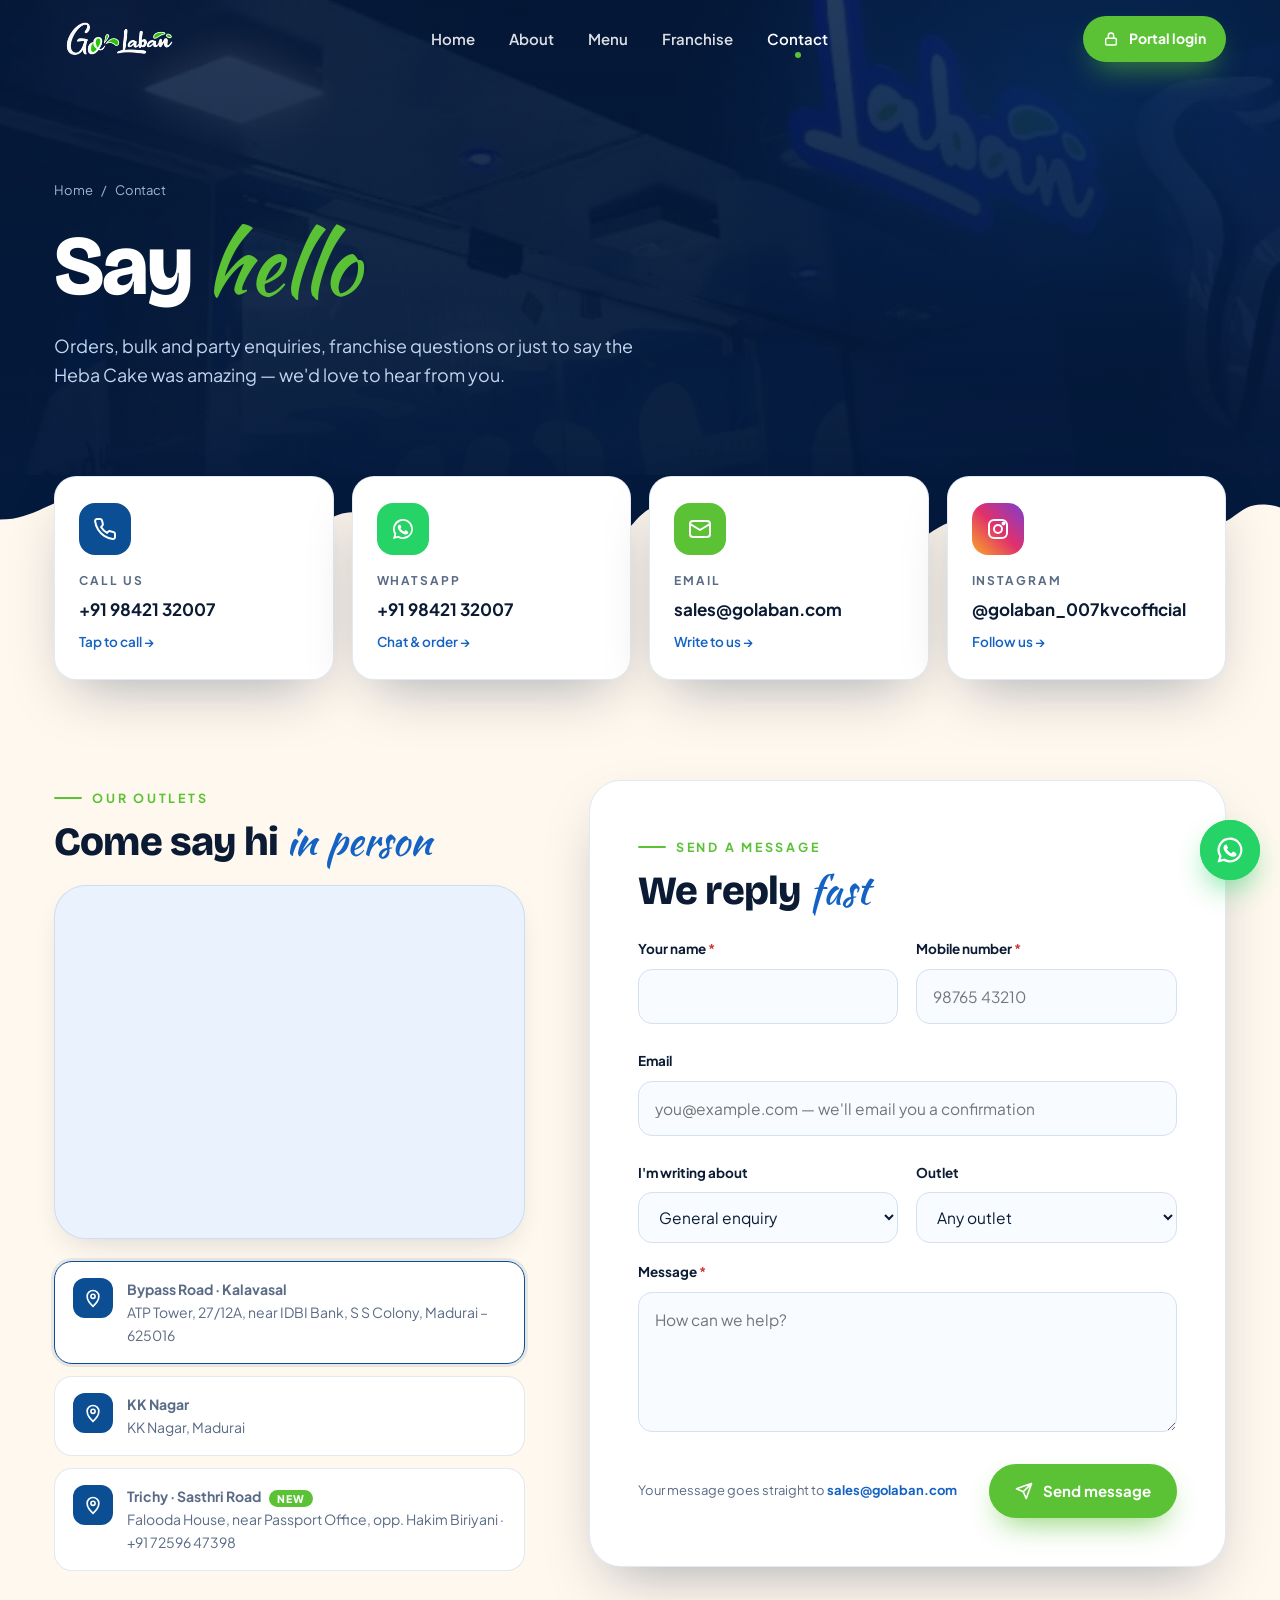
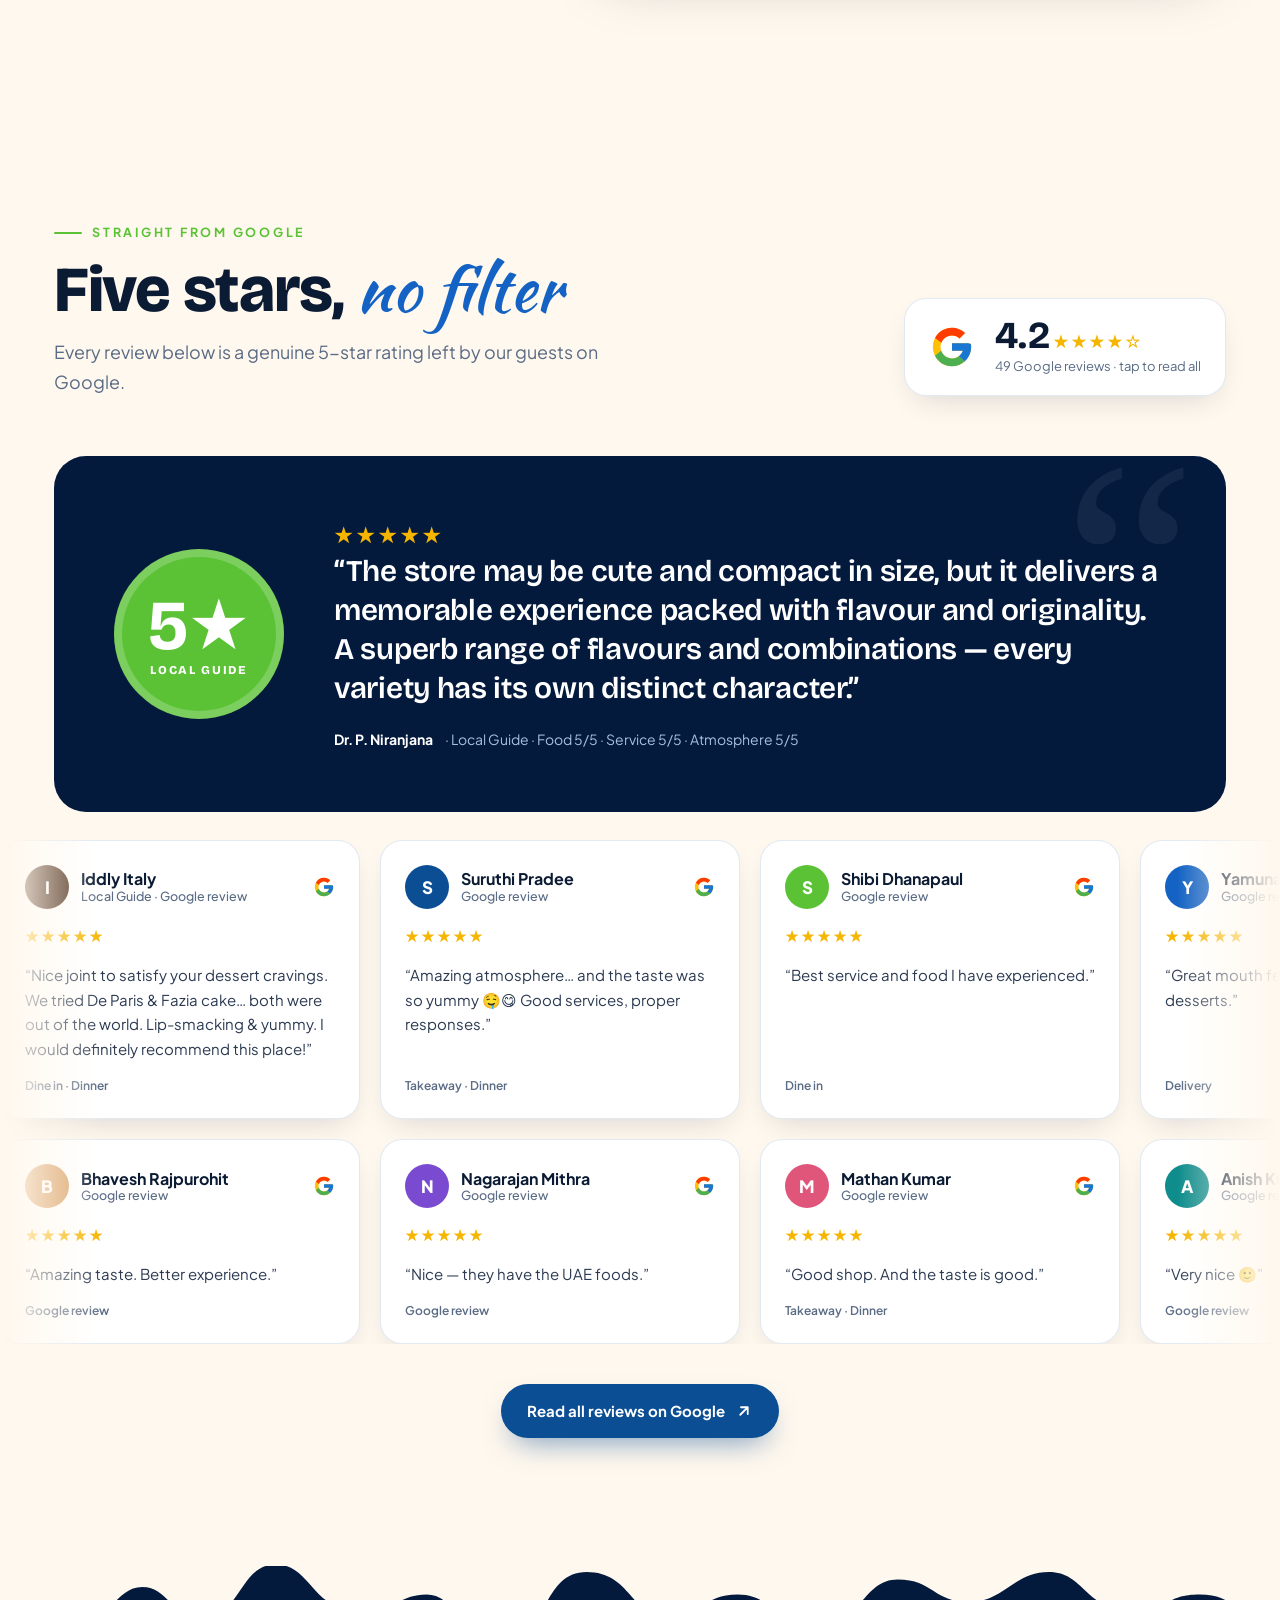
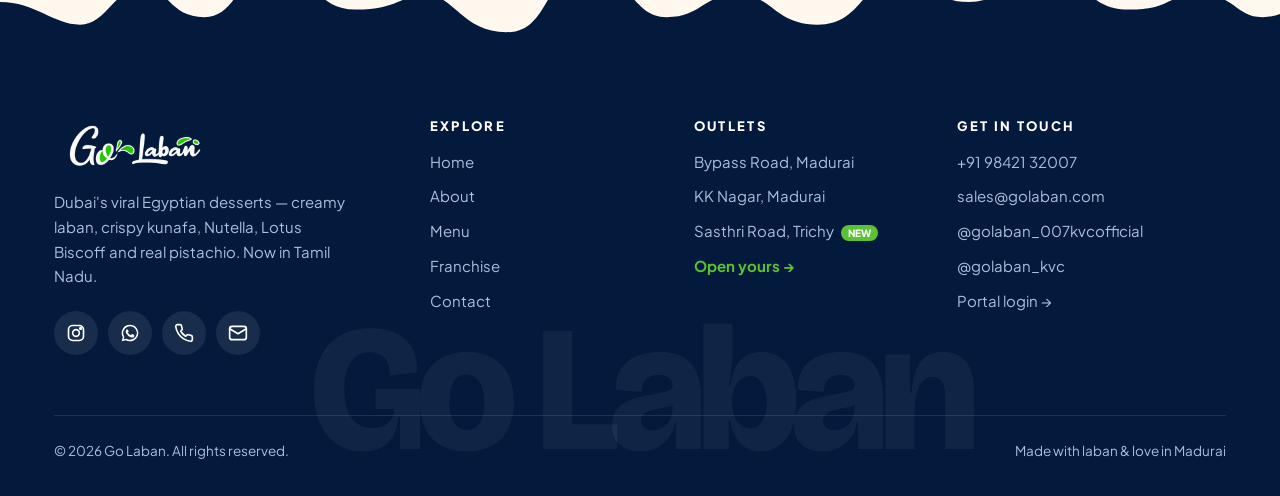
<file: contact.html>
<!doctype html>
<html lang="en">
<head>
<meta charset="utf-8">
<meta name="viewport" content="width=device-width, initial-scale=1">
<title>Contact · Go Laban</title>
<meta name="description" content="Contact Go Laban: call +91 98421 32007, email sales@golaban.com, or visit our outlets on Bypass Road and KK Nagar, Madurai.">
<meta name="theme-color" content="#041a3d">
<meta property="og:title" content="Contact · Go Laban">
<meta property="og:description" content="Contact Go Laban: call +91 98421 32007, email sales@golaban.com, or visit our outlets on Bypass Road and KK Nagar, Madurai.">
<meta property="og:image" content="assets/banner-salankatia.jpg">
<link rel="icon" type="image/png" href="assets/logo.png">
<link rel="preconnect" href="https://fonts.googleapis.com">
<link rel="preconnect" href="https://fonts.gstatic.com" crossorigin>
<link href="https://fonts.googleapis.com/css2?family=Bricolage+Grotesque:opsz,wght@12..96,600;12..96,700;12..96,800&family=Kaushan+Script&family=Plus+Jakarta+Sans:wght@400;500;600;700;800&display=swap" rel="stylesheet">
<link rel="stylesheet" href="css/style.css">
</head>
<body data-page="contact">
<div class="progress" aria-hidden="true"></div>
<div class="cursor-glow" aria-hidden="true"></div>

<header class="site-header">
  <div class="wrap">
    <a class="logo" href="index.html" aria-label="Go Laban home"><img src="assets/logo-white.png" alt="Go Laban" width="126" height="42"></a>
    <nav class="nav" aria-label="Main">
      <a href="index.html" data-nav="home">Home</a><a href="about.html" data-nav="about">About</a><a href="menu.html" data-nav="menu">Menu</a><a href="franchise.html" data-nav="franchise">Franchise</a><a href="contact.html" data-nav="contact">Contact</a>
    </nav>
    <div class="header-cta">
      <a class="btn btn-green" href="https://golaban.com/golaban-portal/" target="_blank" rel="noopener" data-magnetic><svg viewBox="0 0 24 24" fill="none" stroke="currentColor" stroke-width="2.2" stroke-linecap="round" stroke-linejoin="round"><rect x="4" y="11" width="16" height="10" rx="2"/><path d="M8 11V7a4 4 0 018 0v4"/></svg>Portal login</a>
      <button class="burger" aria-label="Open menu" aria-expanded="false" aria-controls="mnav"><span></span><span></span><span></span></button>
    </div>
  </div>
</header>

<div class="mobile-nav" id="mnav">
  <ul>
    <li><a href="index.html" data-nav="home"><small>01</small>Home</a></li><li><a href="about.html" data-nav="about"><small>02</small>About</a></li><li><a href="menu.html" data-nav="menu"><small>03</small>Menu</a></li><li><a href="franchise.html" data-nav="franchise"><small>04</small>Franchise</a></li><li><a href="contact.html" data-nav="contact"><small>05</small>Contact</a></li>
  </ul>
  <div class="m-foot">
    <a data-phone href="#"></a>
    <a data-email href="#"></a>
    <a class="btn btn-green" href="https://golaban.com/golaban-portal/" target="_blank" rel="noopener" style="margin-top:10px"><svg viewBox="0 0 24 24" fill="none" stroke="currentColor" stroke-width="2.2" stroke-linecap="round" stroke-linejoin="round"><rect x="4" y="11" width="16" height="10" rx="2"/><path d="M8 11V7a4 4 0 018 0v4"/></svg>Portal login</a>
  </div>
</div>

<section class="page-hero">
  <div class="bg" style="background-image:url('assets/gallery/store-front.jpg')" data-speed="-0.15"></div>
  <div class="wrap">
    <nav class="crumbs reveal" aria-label="Breadcrumb"><a href="index.html">Home</a><span>/</span><span>Contact</span></nav>
    <h1 class="h-xl reveal" style="--d:.05s">Say <em>hello</em></h1>
    <p class="lead reveal" style="--d:.12s">Orders, bulk and party enquiries, franchise questions or just to say the Heba Cake was amazing — we'd love to hear from you.</p>
    
  </div>
  <div class="drip" style="--c:var(--cream)"></div>
</section>

<main>
<section class="on-light" style="padding-bottom:clamp(80px,9vw,120px)">
  <div class="wrap">
    <div class="contact-cards" data-stagger>
      <a class="c-card" data-phone href="#"><div class="ic" style="background:var(--blue)"><svg viewBox="0 0 24 24" fill="none" stroke="currentColor" stroke-width="2" stroke-linecap="round" stroke-linejoin="round"><path d="M22 16.9v3a2 2 0 01-2.2 2 19.8 19.8 0 01-8.6-3.1 19.5 19.5 0 01-6-6A19.8 19.8 0 012.1 4.2 2 2 0 014.1 2h3a2 2 0 012 1.7c.1 1 .4 1.9.7 2.8a2 2 0 01-.5 2.1L8.1 9.9a16 16 0 006 6l1.3-1.3a2 2 0 012.1-.4c.9.3 1.8.6 2.8.7a2 2 0 011.7 2z"/></svg></div><small>Call us</small><b>+91 98421 32007</b><span>Tap to call →</span></a>
      <a class="c-card" data-wa="Hi Go Laban!" href="#"><div class="ic" style="background:#25d366"><svg viewBox="0 0 24 24" fill="currentColor"><path d="M12 2a10 10 0 00-8.6 15.1L2 22l5-1.3A10 10 0 1012 2zm0 18.2a8.2 8.2 0 01-4.2-1.2l-.3-.2-3 .8.8-2.9-.2-.3A8.2 8.2 0 1112 20.2zm4.5-6.1c-.2-.1-1.5-.7-1.7-.8-.2-.1-.4-.1-.6.1l-.8 1c-.1.2-.3.2-.5.1a6.7 6.7 0 01-3.3-2.9c-.2-.4.2-.4.7-1.3.1-.2 0-.3 0-.4l-.8-1.8c-.2-.5-.4-.4-.6-.4h-.5c-.2 0-.4.1-.7.3-.2.3-.9.9-.9 2.2s.9 2.5 1 2.7c.1.2 1.8 2.8 4.4 3.9 1.6.7 2.3.8 3.1.6.5-.1 1.5-.6 1.7-1.2.2-.6.2-1.1.2-1.2-.1-.1-.3-.2-.5-.3z"/></svg></div><small>WhatsApp</small><b>+91 98421 32007</b><span>Chat &amp; order →</span></a>
      <a class="c-card" data-email href="#"><div class="ic" style="background:var(--green)"><svg viewBox="0 0 24 24" fill="none" stroke="currentColor" stroke-width="2" stroke-linecap="round" stroke-linejoin="round"><rect x="2" y="4" width="20" height="16" rx="3"/><path d="M22 7l-10 6L2 7"/></svg></div><small>Email</small><b>sales@golaban.com</b><span>Write to us →</span></a>
      <a class="c-card" data-insta href="#"><div class="ic" style="background:linear-gradient(45deg,#f9a825,#e1306c,#7a3fd1)"><svg viewBox="0 0 24 24" fill="none" stroke="currentColor" stroke-width="2"><rect x="3" y="3" width="18" height="18" rx="5"/><circle cx="12" cy="12" r="4"/><circle cx="17.5" cy="6.5" r="1" fill="currentColor"/></svg></div><small>Instagram</small><b>@golaban_007kvcofficial</b><span>Follow us →</span></a>
    </div>

    <div class="contact-grid" style="margin-top:clamp(60px,8vw,100px)">
      <div class="reveal left">
        <span class="kicker">Our outlets</span>
        <h2 class="h-md" style="margin:12px 0 22px">Come say hi <em>in person</em></h2>
        <div class="map"><iframe data-map-frame title="Go Laban location map" loading="lazy" referrerpolicy="no-referrer-when-downgrade" src="https://www.google.com/maps?q=GO%20LABAN%20ATP%20Tower%20S%20S%20Colony%20Madurai%20625016&amp;output=embed"></iframe></div>
        <div class="mini-outlets">
          <button data-map="GO LABAN ATP Tower S S Colony Madurai 625016" aria-pressed="true"><span class="pin"><svg viewBox="0 0 24 24" fill="none" stroke="currentColor" stroke-width="2"><path d="M12 22s7-6.2 7-12a7 7 0 10-14 0c0 5.8 7 12 7 12z"/><circle cx="12" cy="10" r="2.5"/></svg></span><span><b>Bypass Road · Kalavasal</b><span>ATP Tower, 27/12A, near IDBI Bank, S S Colony, Madurai – 625016</span></span></button>
          <button data-map="Go Laban KK Nagar Madurai" aria-pressed="false"><span class="pin"><svg viewBox="0 0 24 24" fill="none" stroke="currentColor" stroke-width="2"><path d="M12 22s7-6.2 7-12a7 7 0 10-14 0c0 5.8 7 12 7 12z"/><circle cx="12" cy="10" r="2.5"/></svg></span><span><b>KK Nagar</b><span>KK Nagar, Madurai</span></span></button>
          <button data-map="Falooda House Sasthri Road Trichy" aria-pressed="false"><span class="pin"><svg viewBox="0 0 24 24" fill="none" stroke="currentColor" stroke-width="2"><path d="M12 22s7-6.2 7-12a7 7 0 10-14 0c0 5.8 7 12 7 12z"/><circle cx="12" cy="10" r="2.5"/></svg></span><span><b>Trichy · Sasthri Road <em class="new-tag">New</em></b><span>Falooda House, near Passport Office, opp. Hakim Biriyani · +91 72596 47398</span></span></button>
        </div>
      </div>

      <div class="form-card reveal right">
        <span class="kicker">Send a message</span>
        <h2 class="h-md" style="margin:12px 0 26px">We reply <em>fast</em></h2>
        <form data-form="contact" novalidate>
          <div class="form-grid">
            <div class="field"><label for="c-name">Your name <i>*</i></label><input id="c-name" name="name" autocomplete="name" required><span class="msg"></span></div>
            <div class="field"><label for="c-phone">Mobile number <i>*</i></label><input id="c-phone" name="phone" type="tel" autocomplete="tel" placeholder="98765 43210" required><span class="msg"></span></div>
            <div class="field full"><label for="c-email">Email</label><input id="c-email" name="email" type="email" autocomplete="email" placeholder="you@example.com — we'll email you a confirmation"><span class="msg"></span></div>
            <div class="field"><label for="c-type">I'm writing about</label><select id="c-type" name="enquiryType"><option>General enquiry</option><option>Bulk / party order</option><option>Franchise</option><option>Feedback</option></select></div>
            <div class="field"><label for="c-outlet">Outlet</label><select id="c-outlet" name="outlet"><option>Any outlet</option><option>Bypass Road, Madurai</option><option>KK Nagar, Madurai</option><option>Sasthri Road, Trichy</option></select></div>
            <div class="field full"><label for="c-msg">Message <i>*</i></label><textarea id="c-msg" name="message" placeholder="How can we help?" required></textarea><span class="msg"></span></div>
            <div class="hp" aria-hidden="true"><label>Website<input name="website" tabindex="-1" autocomplete="off"></label></div>
          </div>
          <div class="form-foot">
            <small>Your message goes straight to <a data-email href="#" style="color:var(--royal);font-weight:700"></a></small>
            <button class="btn btn-green" type="submit"><span class="spin"></span><svg class="lbl-ic" viewBox="0 0 24 24" fill="none" stroke="currentColor" stroke-width="2.2" stroke-linecap="round" stroke-linejoin="round"><path d="M22 2L11 13M22 2l-7 20-4-9-9-4 20-7z"/></svg>Send message</button>
          </div>
          <div class="form-status" role="status" aria-live="polite"></div>
        </form>
        <div class="form-success">
          <div class="tick"><svg viewBox="0 0 24 24" fill="none" stroke="currentColor" stroke-width="3" stroke-linecap="round" stroke-linejoin="round"><path d="M5 12l5 5L20 7"/></svg></div>
          <h3>Message sent!</h3>
          <p>Thank you for reaching out. We'll get back to you shortly.</p>
          <button class="btn btn-line" data-form-again style="margin-top:22px">Send another</button>
        </div>
      </div>
    </div>
  </div>
</section>

<section class="reviews sec" data-testimonials aria-label="Customer reviews"></section>

</main>

<footer class="site-footer">
  <div class="drip top" style="--c:var(--cream)"></div>
  <div class="wrap">
    <div class="foot-grid">
      <div class="foot-brand">
        <img src="assets/logo-white.png" alt="Go Laban" width="156" height="52" loading="lazy">
        <p>Dubai's viral Egyptian desserts — creamy laban, crispy kunafa, Nutella, Lotus Biscoff and real pistachio. Now in Tamil Nadu.</p>
        <div class="socials">
          <a data-insta href="#" aria-label="Instagram"><svg viewBox="0 0 24 24" fill="none" stroke="currentColor" stroke-width="2"><rect x="3" y="3" width="18" height="18" rx="5"/><circle cx="12" cy="12" r="4"/><circle cx="17.5" cy="6.5" r="1" fill="currentColor"/></svg></a>
          <a data-wa href="#" aria-label="WhatsApp"><svg viewBox="0 0 24 24" fill="currentColor"><path d="M12 2a10 10 0 00-8.6 15.1L2 22l5-1.3A10 10 0 1012 2zm0 18.2a8.2 8.2 0 01-4.2-1.2l-.3-.2-3 .8.8-2.9-.2-.3A8.2 8.2 0 1112 20.2zm4.5-6.1c-.2-.1-1.5-.7-1.7-.8-.2-.1-.4-.1-.6.1l-.8 1c-.1.2-.3.2-.5.1a6.7 6.7 0 01-3.3-2.9c-.2-.4.2-.4.7-1.3.1-.2 0-.3 0-.4l-.8-1.8c-.2-.5-.4-.4-.6-.4h-.5c-.2 0-.4.1-.7.3-.2.3-.9.9-.9 2.2s.9 2.5 1 2.7c.1.2 1.8 2.8 4.4 3.9 1.6.7 2.3.8 3.1.6.5-.1 1.5-.6 1.7-1.2.2-.6.2-1.1.2-1.2-.1-.1-.3-.2-.5-.3z"/></svg></a>
          <a data-phone href="#" aria-label="Call us"><svg viewBox="0 0 24 24" fill="none" stroke="currentColor" stroke-width="2" stroke-linecap="round" stroke-linejoin="round"><path d="M22 16.9v3a2 2 0 01-2.2 2 19.8 19.8 0 01-8.6-3.1 19.5 19.5 0 01-6-6A19.8 19.8 0 012.1 4.2 2 2 0 014.1 2h3a2 2 0 012 1.7c.1 1 .4 1.9.7 2.8a2 2 0 01-.5 2.1L8.1 9.9a16 16 0 006 6l1.3-1.3a2 2 0 012.1-.4c.9.3 1.8.6 2.8.7a2 2 0 011.7 2z"/></svg></a>
          <a data-email href="#" aria-label="Email us"><svg viewBox="0 0 24 24" fill="none" stroke="currentColor" stroke-width="2" stroke-linecap="round" stroke-linejoin="round"><rect x="2" y="4" width="20" height="16" rx="3"/><path d="M22 7l-10 6L2 7"/></svg></a>
        </div>
      </div>
      <div>
        <h4>Explore</h4>
        <ul><li><a href="index.html">Home</a></li><li><a href="about.html">About</a></li><li><a href="menu.html">Menu</a></li><li><a href="franchise.html">Franchise</a></li><li><a href="contact.html">Contact</a></li></ul>
      </div>
      <div>
        <h4>Outlets</h4>
        <ul>
          <li>Bypass Road, Madurai</li>
          <li>KK Nagar, Madurai</li>
          <li>Sasthri Road, Trichy <span style="background:var(--green);color:#fff;font-size:10px;font-weight:800;padding:2px 7px;border-radius:99px;margin-left:4px">NEW</span></li>
          <li><a href="franchise.html" style="color:var(--green);font-weight:700">Open yours →</a></li>
        </ul>
      </div>
      <div>
        <h4>Get in touch</h4>
        <ul>
          <li><a data-phone href="#"></a></li>
          <li><a data-email href="#"></a></li>
          <li><a href="https://www.instagram.com/golaban_007kvcofficial/" target="_blank" rel="noopener">@golaban_007kvcofficial</a></li>
          <li><a href="https://www.instagram.com/golaban_kvc/" target="_blank" rel="noopener">@golaban_kvc</a></li>
          <li><a href="https://golaban.com/golaban-portal/" target="_blank" rel="noopener">Portal login →</a></li>
        </ul>
      </div>
    </div>
    <div class="foot-bottom">
      <span>© <span data-year>2026</span> Go Laban. All rights reserved.</span>
      <span>Made with laban &amp; love in Madurai</span>
    </div>
  </div>
  <div class="big" aria-hidden="true">Go Laban</div>
</footer>

<a class="fab" data-wa href="#" aria-label="Chat on WhatsApp"><svg viewBox="0 0 24 24" fill="currentColor"><path d="M12 2a10 10 0 00-8.6 15.1L2 22l5-1.3A10 10 0 1012 2zm0 18.2a8.2 8.2 0 01-4.2-1.2l-.3-.2-3 .8.8-2.9-.2-.3A8.2 8.2 0 1112 20.2zm4.5-6.1c-.2-.1-1.5-.7-1.7-.8-.2-.1-.4-.1-.6.1l-.8 1c-.1.2-.3.2-.5.1a6.7 6.7 0 01-3.3-2.9c-.2-.4.2-.4.7-1.3.1-.2 0-.3 0-.4l-.8-1.8c-.2-.5-.4-.4-.6-.4h-.5c-.2 0-.4.1-.7.3-.2.3-.9.9-.9 2.2s.9 2.5 1 2.7c.1.2 1.8 2.8 4.4 3.9 1.6.7 2.3.8 3.1.6.5-.1 1.5-.6 1.7-1.2.2-.6.2-1.1.2-1.2-.1-.1-.3-.2-.5-.3z"/></svg></a>

<script src="js/config.js"></script>
<script src="js/main.js"></script>
</body>
</html>
</file>
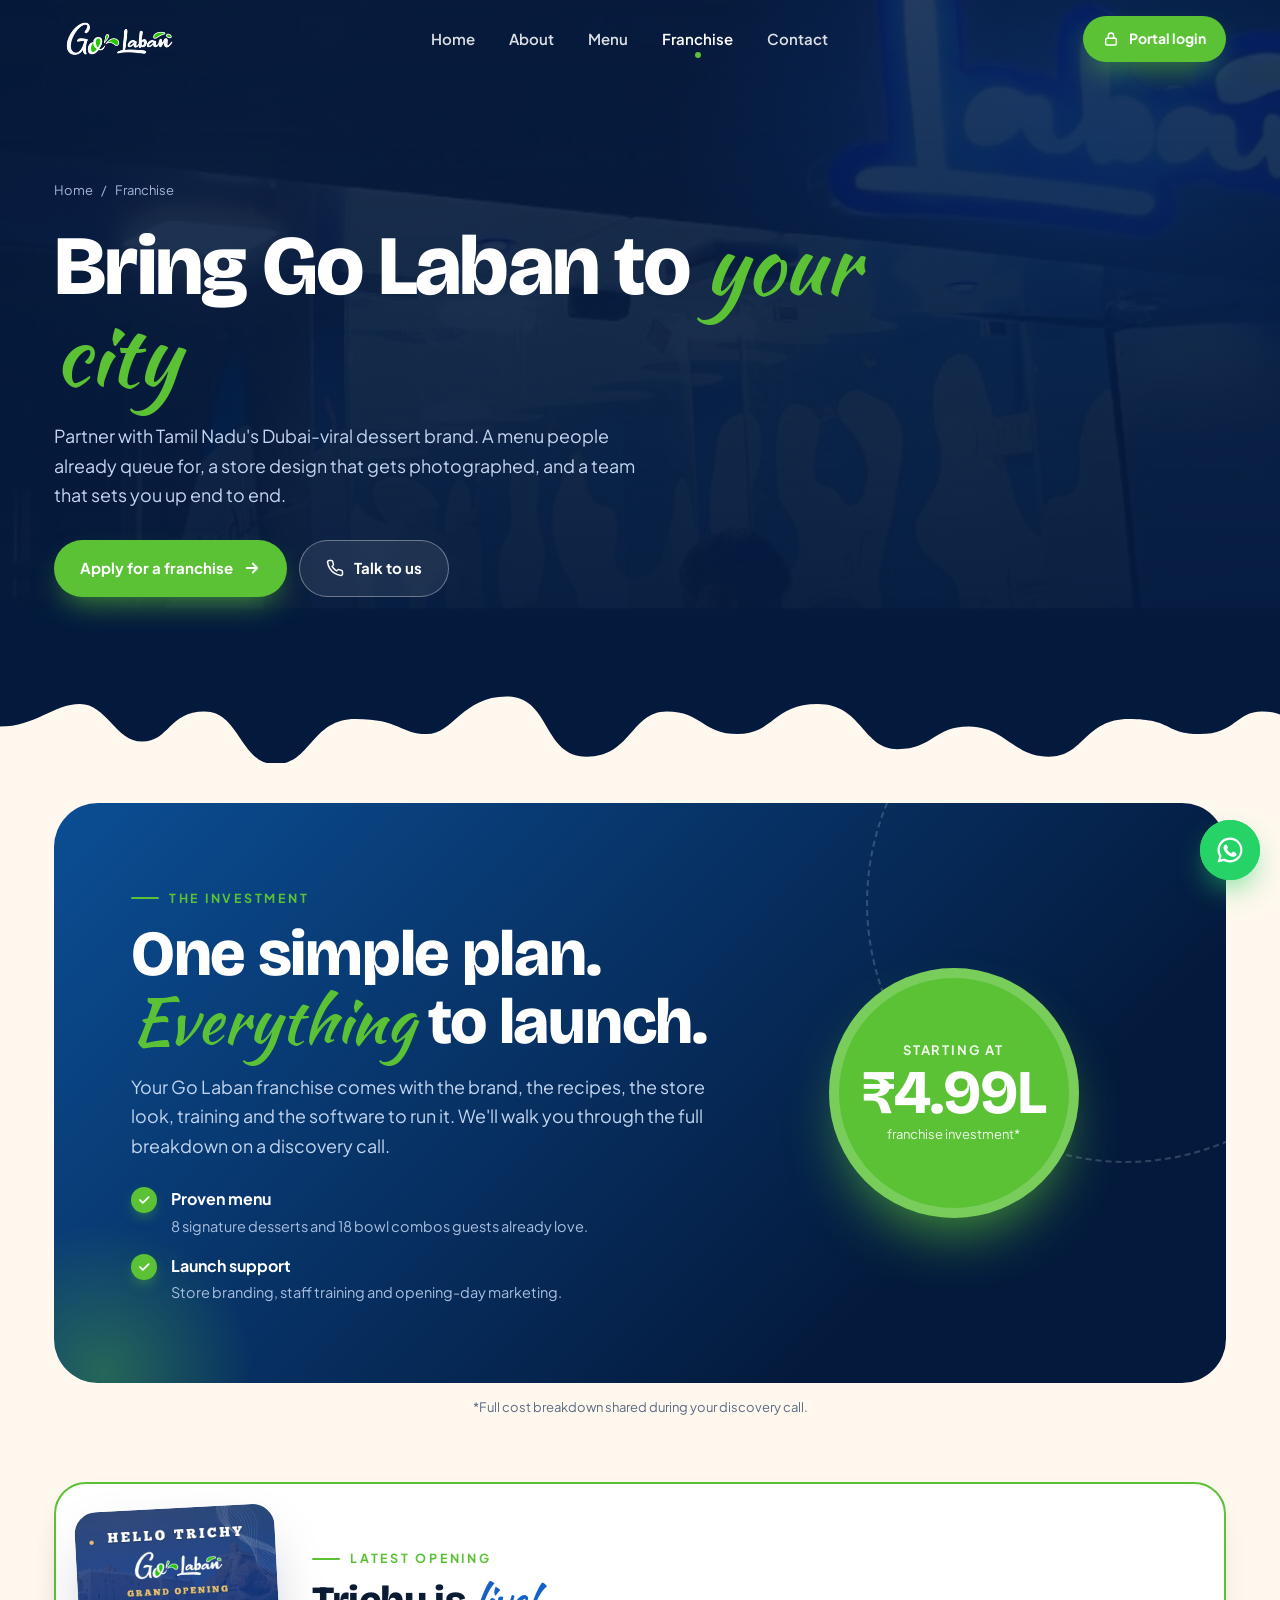
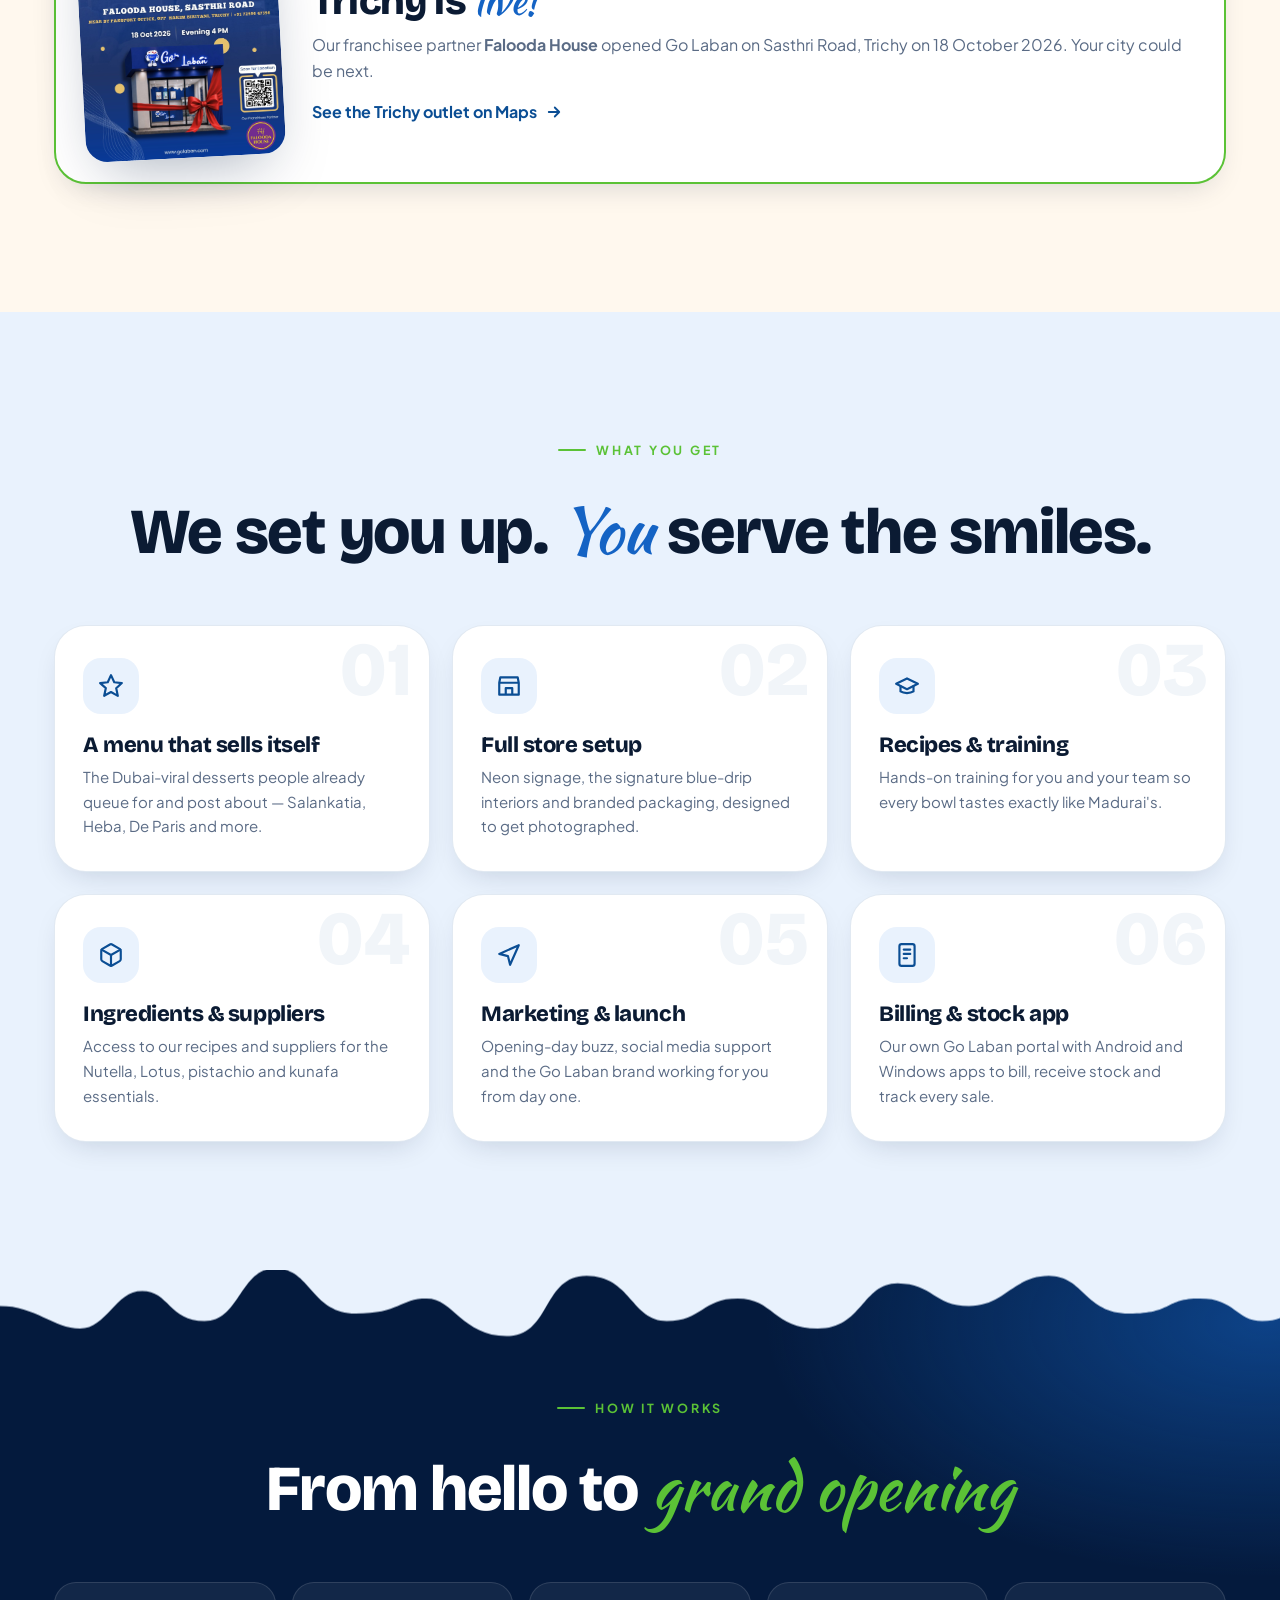
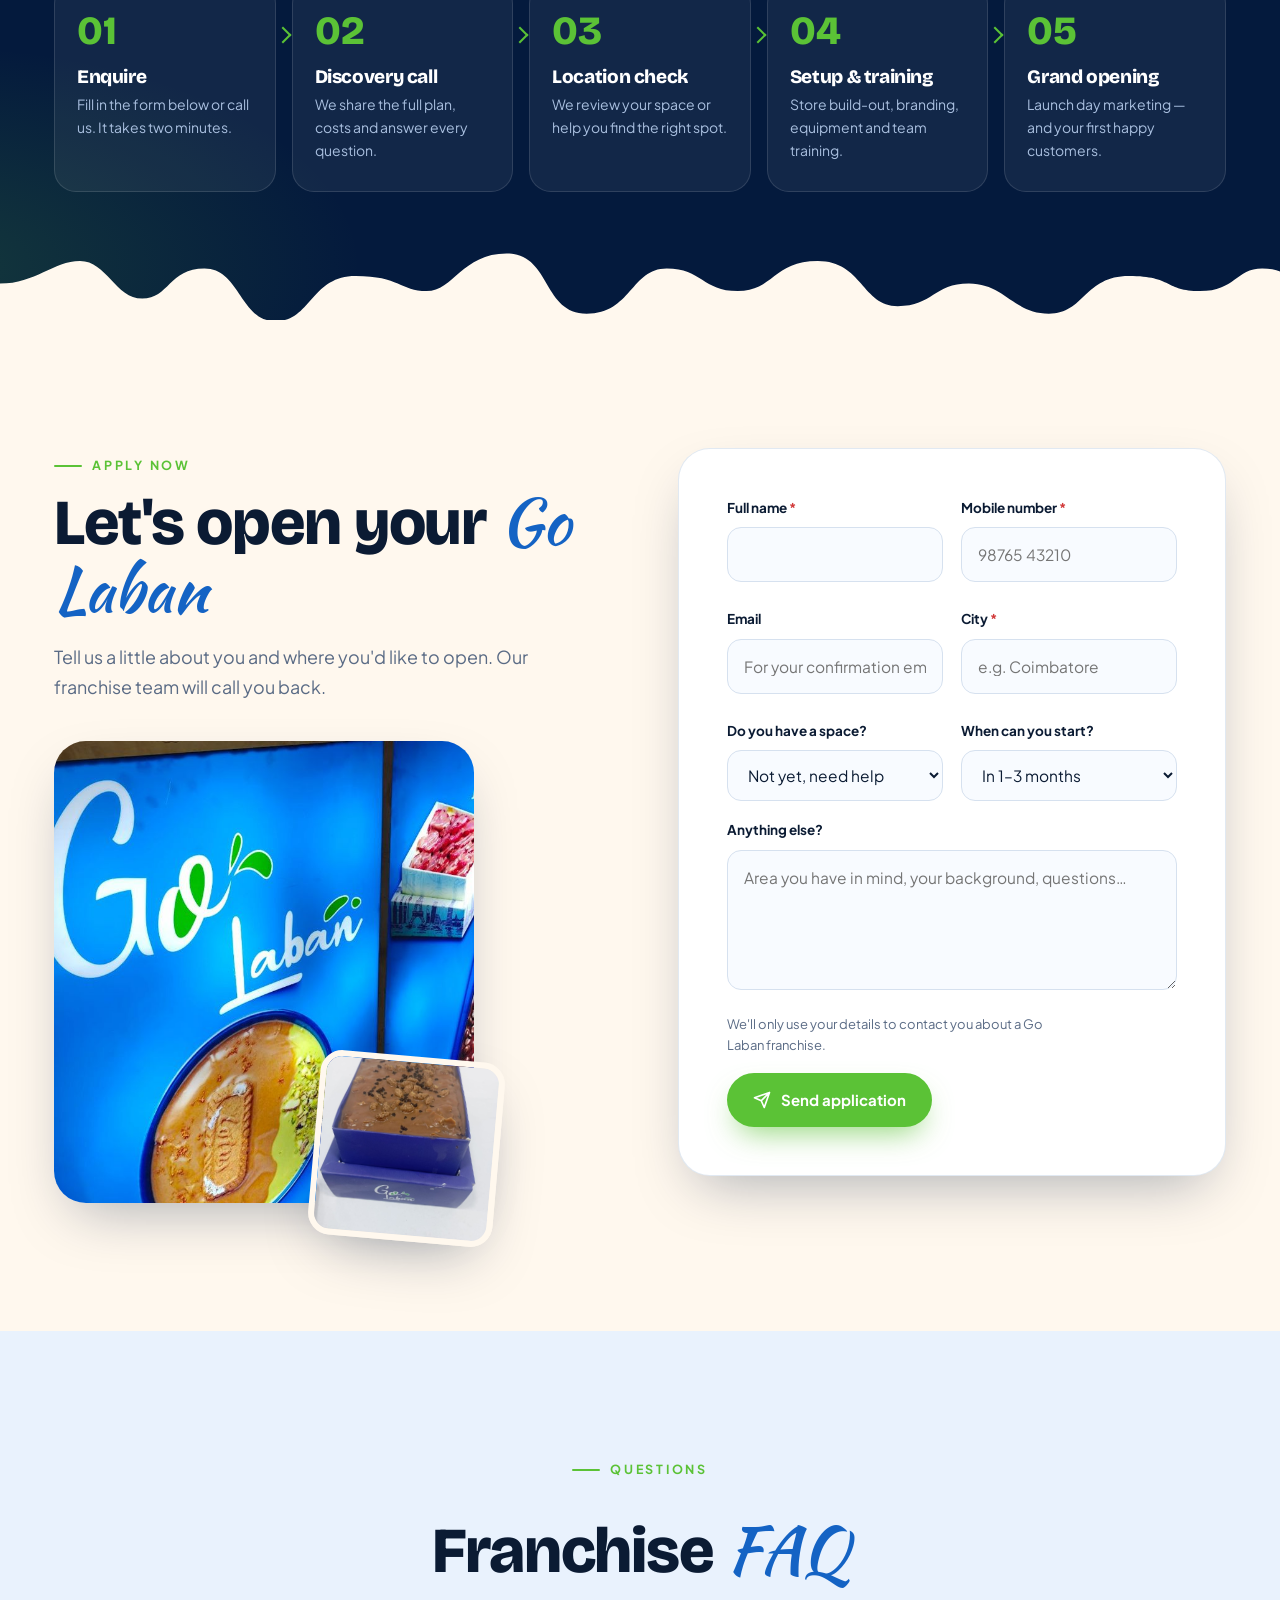
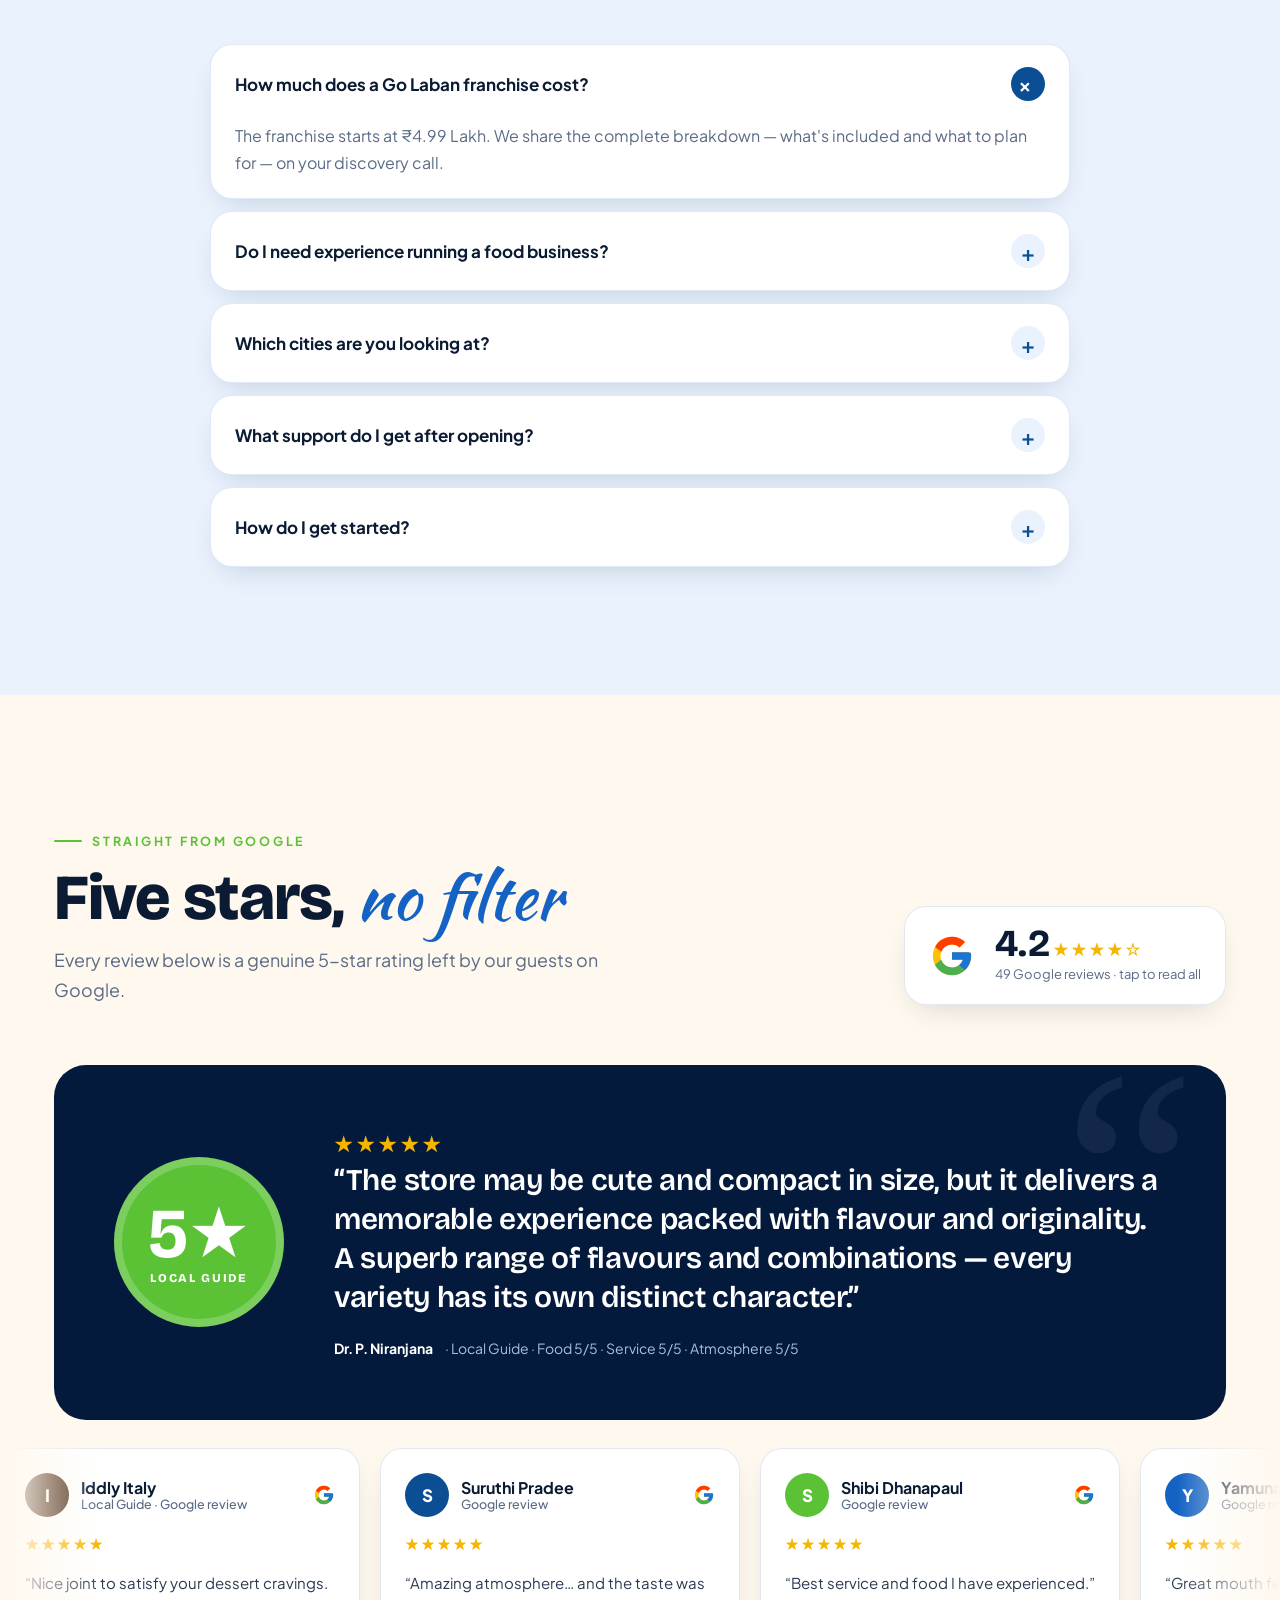
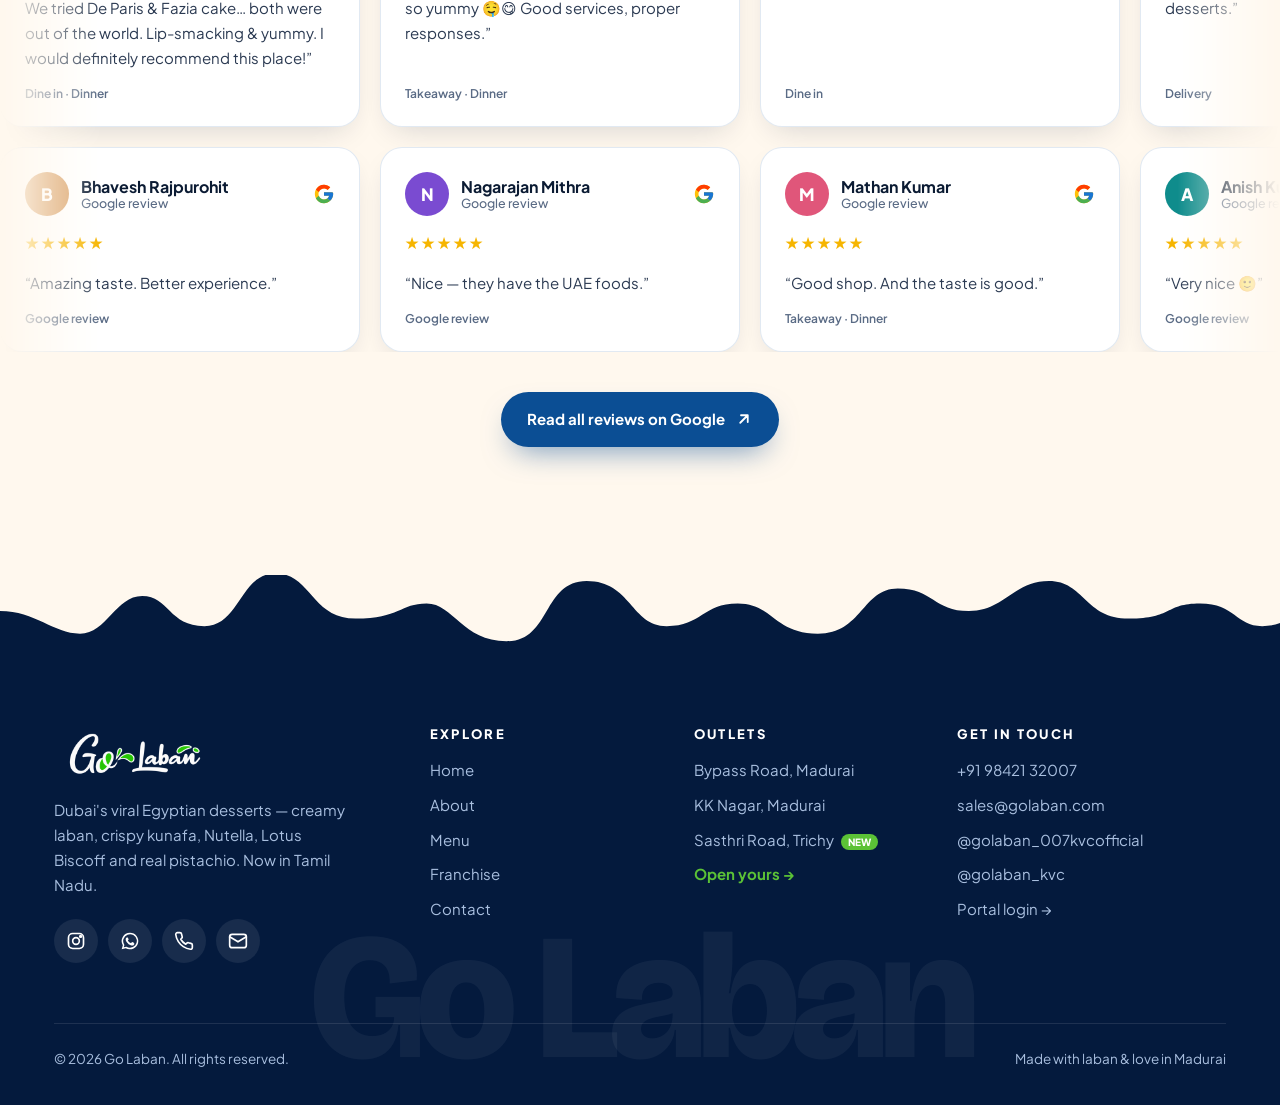
<file: franchise.html>
<!doctype html>
<html lang="en">
<head>
<meta charset="utf-8">
<meta name="viewport" content="width=device-width, initial-scale=1">
<title>Franchise · Open a Go Laban Outlet</title>
<meta name="description" content="Own a Go Laban dessert outlet in your city. Franchise starting at ₹4.99 Lakh with full setup, training, recipes, marketing and a billing & stock app.">
<meta name="theme-color" content="#041a3d">
<meta property="og:title" content="Franchise · Open a Go Laban Outlet">
<meta property="og:description" content="Own a Go Laban dessert outlet in your city. Franchise starting at ₹4.99 Lakh with full setup, training, recipes, marketing and a billing & stock app.">
<meta property="og:image" content="assets/banner-salankatia.jpg">
<link rel="icon" type="image/png" href="assets/logo.png">
<link rel="preconnect" href="https://fonts.googleapis.com">
<link rel="preconnect" href="https://fonts.gstatic.com" crossorigin>
<link href="https://fonts.googleapis.com/css2?family=Bricolage+Grotesque:opsz,wght@12..96,600;12..96,700;12..96,800&family=Kaushan+Script&family=Plus+Jakarta+Sans:wght@400;500;600;700;800&display=swap" rel="stylesheet">
<link rel="stylesheet" href="css/style.css">
</head>
<body data-page="franchise">
<div class="progress" aria-hidden="true"></div>
<div class="cursor-glow" aria-hidden="true"></div>

<header class="site-header">
  <div class="wrap">
    <a class="logo" href="index.html" aria-label="Go Laban home"><img src="assets/logo-white.png" alt="Go Laban" width="126" height="42"></a>
    <nav class="nav" aria-label="Main">
      <a href="index.html" data-nav="home">Home</a><a href="about.html" data-nav="about">About</a><a href="menu.html" data-nav="menu">Menu</a><a href="franchise.html" data-nav="franchise">Franchise</a><a href="contact.html" data-nav="contact">Contact</a>
    </nav>
    <div class="header-cta">
      <a class="btn btn-green" href="https://golaban.com/golaban-portal/" target="_blank" rel="noopener" data-magnetic><svg viewBox="0 0 24 24" fill="none" stroke="currentColor" stroke-width="2.2" stroke-linecap="round" stroke-linejoin="round"><rect x="4" y="11" width="16" height="10" rx="2"/><path d="M8 11V7a4 4 0 018 0v4"/></svg>Portal login</a>
      <button class="burger" aria-label="Open menu" aria-expanded="false" aria-controls="mnav"><span></span><span></span><span></span></button>
    </div>
  </div>
</header>

<div class="mobile-nav" id="mnav">
  <ul>
    <li><a href="index.html" data-nav="home"><small>01</small>Home</a></li><li><a href="about.html" data-nav="about"><small>02</small>About</a></li><li><a href="menu.html" data-nav="menu"><small>03</small>Menu</a></li><li><a href="franchise.html" data-nav="franchise"><small>04</small>Franchise</a></li><li><a href="contact.html" data-nav="contact"><small>05</small>Contact</a></li>
  </ul>
  <div class="m-foot">
    <a data-phone href="#"></a>
    <a data-email href="#"></a>
    <a class="btn btn-green" href="https://golaban.com/golaban-portal/" target="_blank" rel="noopener" style="margin-top:10px"><svg viewBox="0 0 24 24" fill="none" stroke="currentColor" stroke-width="2.2" stroke-linecap="round" stroke-linejoin="round"><rect x="4" y="11" width="16" height="10" rx="2"/><path d="M8 11V7a4 4 0 018 0v4"/></svg>Portal login</a>
  </div>
</div>

<section class="page-hero">
  <div class="bg" style="background-image:url('assets/gallery/store-night.jpg')" data-speed="-0.15"></div>
  <div class="wrap">
    <nav class="crumbs reveal" aria-label="Breadcrumb"><a href="index.html">Home</a><span>/</span><span>Franchise</span></nav>
    <h1 class="h-xl reveal" style="--d:.05s">Bring Go Laban to <em>your city</em></h1>
    <p class="lead reveal" style="--d:.12s">Partner with Tamil Nadu's Dubai-viral dessert brand. A menu people already queue for, a store design that gets photographed, and a team that sets you up end to end.</p>
    <div class="btns reveal" style="--d:.2s"><a class="btn btn-green" href="#apply" data-magnetic>Apply for a franchise <svg viewBox="0 0 24 24" fill="none" stroke="currentColor" stroke-width="2.4" stroke-linecap="round" stroke-linejoin="round"><path d="M5 12h14M13 6l6 6-6 6"/></svg></a><a class="btn btn-ghost" data-phone href="#"><svg viewBox="0 0 24 24" fill="none" stroke="currentColor" stroke-width="2" stroke-linecap="round" stroke-linejoin="round"><path d="M22 16.9v3a2 2 0 01-2.2 2 19.8 19.8 0 01-8.6-3.1 19.5 19.5 0 01-6-6A19.8 19.8 0 012.1 4.2 2 2 0 014.1 2h3a2 2 0 012 1.7c.1 1 .4 1.9.7 2.8a2 2 0 01-.5 2.1L8.1 9.9a16 16 0 006 6l1.3-1.3a2 2 0 012.1-.4c.9.3 1.8.6 2.8.7a2 2 0 011.7 2z"/></svg>Talk to us</a></div>
  </div>
  <div class="drip" style="--c:var(--cream)"></div>
</section>

<main>
<section class="sec on-light" style="padding-top:40px">
  <div class="wrap">
    <div class="fr-band reveal zoom">
      <div>
        <span class="kicker">The investment</span>
        <h2 class="h-lg" style="margin:12px 0 16px">One simple plan. <em>Everything</em> to launch.</h2>
        <p class="lead">Your Go Laban franchise comes with the brand, the recipes, the store look, training and the software to run it. We'll walk you through the full breakdown on a discovery call.</p>
        <ul class="checks" style="margin-bottom:0">
          <li><div><b>Proven menu</b><span>8 signature desserts and 18 bowl combos guests already love.</span></div></li>
          <li><div><b>Launch support</b><span>Store branding, staff training and opening-day marketing.</span></div></li>
        </ul>
      </div>
      <div class="fr-price"><small>Starting at</small><b>₹4.99L</b><span>franchise investment*</span></div>
    </div>
    <p style="text-align:center;color:var(--muted);font-size:13px;margin-top:14px">*Full cost breakdown shared during your discovery call.</p>
    <div class="proof reveal">
      <img src="assets/trichy-grand-opening.jpg" alt="Go Laban Trichy grand opening poster" loading="lazy">
      <div>
        <span class="kicker">Latest opening</span>
        <h3 class="h-md" style="margin:10px 0 10px">Trichy is <em>live!</em></h3>
        <p>Our franchisee partner <b>Falooda House</b> opened Go Laban on Sasthri Road, Trichy on 18 October 2026. Your city could be next.</p>
        <a class="go" href="https://maps.app.goo.gl/mhhbKQWDWqP15jqv7" target="_blank" rel="noopener">See the Trichy outlet on Maps <svg viewBox="0 0 24 24" fill="none" stroke="currentColor" stroke-width="2.4" stroke-linecap="round" stroke-linejoin="round"><path d="M5 12h14M13 6l6 6-6 6"/></svg></a>
      </div>
    </div>
  </div>
</section>

<section class="sec sky on-light">
  <div class="wrap">
    <div class="sec-head center">
      <span class="kicker reveal">What you get</span>
      <h2 class="h-lg reveal" style="--d:.05s">We set you up. <em>You</em> serve the smiles.</h2>
    </div>
    <div class="perks" data-stagger>
      <div class="perk"><span class="n">01</span><div class="ic"><svg viewBox="0 0 24 24" fill="none" stroke="currentColor" stroke-width="2" stroke-linecap="round" stroke-linejoin="round"><path d="M12 2l3 6.5 7 .8-5.2 4.8 1.5 7L12 17.6 5.7 21l1.5-7L2 9.3l7-.8z"/></svg></div><h3>A menu that sells itself</h3><p>The Dubai-viral desserts people already queue for and post about — Salankatia, Heba, De Paris and more.</p></div>
      <div class="perk"><span class="n">02</span><div class="ic"><svg viewBox="0 0 24 24" fill="none" stroke="currentColor" stroke-width="2" stroke-linecap="round" stroke-linejoin="round"><path d="M3 9l1-5h16l1 5M3 9h18M3 9v11h18V9M9 20v-6h6v6"/></svg></div><h3>Full store setup</h3><p>Neon signage, the signature blue-drip interiors and branded packaging, designed to get photographed.</p></div>
      <div class="perk"><span class="n">03</span><div class="ic"><svg viewBox="0 0 24 24" fill="none" stroke="currentColor" stroke-width="2" stroke-linecap="round" stroke-linejoin="round"><path d="M22 10L12 5 2 10l10 5 10-5z"/><path d="M6 12v5c3 2 9 2 12 0v-5"/></svg></div><h3>Recipes &amp; training</h3><p>Hands-on training for you and your team so every bowl tastes exactly like Madurai's.</p></div>
      <div class="perk"><span class="n">04</span><div class="ic"><svg viewBox="0 0 24 24" fill="none" stroke="currentColor" stroke-width="2" stroke-linecap="round" stroke-linejoin="round"><path d="M21 16V8a2 2 0 00-1-1.7l-7-4a2 2 0 00-2 0l-7 4A2 2 0 003 8v8a2 2 0 001 1.7l7 4a2 2 0 002 0l7-4a2 2 0 001-1.7z"/><path d="M3.3 7L12 12l8.7-5M12 22V12"/></svg></div><h3>Ingredients &amp; suppliers</h3><p>Access to our recipes and suppliers for the Nutella, Lotus, pistachio and kunafa essentials.</p></div>
      <div class="perk"><span class="n">05</span><div class="ic"><svg viewBox="0 0 24 24" fill="none" stroke="currentColor" stroke-width="2" stroke-linecap="round" stroke-linejoin="round"><path d="M3 11l18-8-8 18-2-8-8-2z"/></svg></div><h3>Marketing &amp; launch</h3><p>Opening-day buzz, social media support and the Go Laban brand working for you from day one.</p></div>
      <div class="perk"><span class="n">06</span><div class="ic"><svg viewBox="0 0 24 24" fill="none" stroke="currentColor" stroke-width="2" stroke-linecap="round" stroke-linejoin="round"><rect x="5" y="2" width="14" height="20" rx="2"/><path d="M9 7h6M9 11h6M9 15h3"/></svg></div><h3>Billing &amp; stock app</h3><p>Our own Go Laban portal with Android and Windows apps to bill, receive stock and track every sale.</p></div>
    </div>
  </div>
</section>

<section class="sec dark glow-bg">
  <div class="drip top" style="--c:var(--sky)"></div>
  <div class="wrap">
    <div class="sec-head center">
      <span class="kicker reveal">How it works</span>
      <h2 class="h-lg reveal" style="--d:.05s">From hello to <em>grand opening</em></h2>
    </div>
    <div class="steps" data-stagger>
      <div class="step"><h4>Enquire</h4><p>Fill in the form below or call us. It takes two minutes.</p></div>
      <div class="step"><h4>Discovery call</h4><p>We share the full plan, costs and answer every question.</p></div>
      <div class="step"><h4>Location check</h4><p>We review your space or help you find the right spot.</p></div>
      <div class="step"><h4>Setup &amp; training</h4><p>Store build-out, branding, equipment and team training.</p></div>
      <div class="step"><h4>Grand opening</h4><p>Launch day marketing — and your first happy customers.</p></div>
    </div>
  </div>
  <div class="drip" style="--c:var(--cream)"></div>
</section>

<section class="sec on-light" id="apply" style="overflow:hidden">
  <div class="wrap split" style="align-items:start">
    <div class="reveal left">
      <span class="kicker">Apply now</span>
      <h2 class="h-lg" style="margin:12px 0 18px">Let's open your <em>Go Laban</em></h2>
      <p class="lead">Tell us a little about you and where you'd like to open. Our franchise team will call you back.</p>
      <div class="stack-img" style="margin-top:40px;max-width:420px">
        <div class="main"><img src="assets/gallery/store-lightbox.jpg" alt="Go Laban illuminated sign" loading="lazy" style="aspect-ratio:4/4.4"></div>
        <div class="float"><img src="assets/gallery/fazia-box.jpg" alt="" loading="lazy"></div>
      </div>
    </div>
    <div class="form-card reveal right">
      <form data-form="franchise" novalidate>
        <div class="form-grid">
          <div class="field"><label for="f-name">Full name <i>*</i></label><input id="f-name" name="name" autocomplete="name" required><span class="msg"></span></div>
          <div class="field"><label for="f-phone">Mobile number <i>*</i></label><input id="f-phone" name="phone" type="tel" autocomplete="tel" placeholder="98765 43210" required><span class="msg"></span></div>
          <div class="field"><label for="f-email">Email</label><input id="f-email" name="email" type="email" autocomplete="email" placeholder="For your confirmation email"><span class="msg"></span></div>
          <div class="field"><label for="f-city">City <i>*</i></label><input id="f-city" name="city" placeholder="e.g. Coimbatore" required><span class="msg"></span></div>
          <div class="field"><label for="f-space">Do you have a space?</label><select id="f-space" name="space"><option>Yes, I own a space</option><option>Yes, on rent / lease</option><option selected>Not yet, need help</option></select></div>
          <div class="field"><label for="f-when">When can you start?</label><select id="f-when" name="timeline"><option>Ready now</option><option selected>In 1–3 months</option><option>In 3–6 months</option><option>Just exploring</option></select></div>
          <div class="field full"><label for="f-msg">Anything else?</label><textarea id="f-msg" name="message" placeholder="Area you have in mind, your background, questions…"></textarea></div>
          <div class="hp" aria-hidden="true"><label>Website<input name="website" tabindex="-1" autocomplete="off"></label></div>
        </div>
        <div class="form-foot">
          <small>We'll only use your details to contact you about a Go Laban franchise.</small>
          <button class="btn btn-green" type="submit"><span class="spin"></span><svg class="lbl-ic" viewBox="0 0 24 24" fill="none" stroke="currentColor" stroke-width="2.2" stroke-linecap="round" stroke-linejoin="round"><path d="M22 2L11 13M22 2l-7 20-4-9-9-4 20-7z"/></svg>Send application</button>
        </div>
        <div class="form-status" role="status" aria-live="polite"></div>
      </form>
      <div class="form-success">
        <div class="tick"><svg viewBox="0 0 24 24" fill="none" stroke="currentColor" stroke-width="3" stroke-linecap="round" stroke-linejoin="round"><path d="M5 12l5 5L20 7"/></svg></div>
        <h3>Application received!</h3>
        <p>Thanks for your interest in Go Laban. Our franchise team will call you soon.</p>
        <button class="btn btn-line" data-form-again style="margin-top:22px">Send another</button>
      </div>
    </div>
  </div>
</section>

<section class="sec sky on-light">
  <div class="wrap">
    <div class="sec-head center">
      <span class="kicker reveal">Questions</span>
      <h2 class="h-lg reveal" style="--d:.05s">Franchise <em>FAQ</em></h2>
    </div>
    <div class="faq" data-stagger>
      <details open><summary>How much does a Go Laban franchise cost?</summary><p>The franchise starts at ₹4.99 Lakh. We share the complete breakdown — what's included and what to plan for — on your discovery call.</p></details>
      <details><summary>Do I need experience running a food business?</summary><p>Not necessarily. We train you and your team on recipes, service and our billing app before you open.</p></details>
      <details><summary>Which cities are you looking at?</summary><p>We're expanding across Tamil Nadu. Tell us your city in the form and we'll let you know if it's open.</p></details>
      <details><summary>What support do I get after opening?</summary><p>Ongoing access to our recipes and suppliers, marketing support, and the Go Laban portal with Android and Windows apps to manage billing and stock.</p></details>
      <details><summary>How do I get started?</summary><p>Fill in the application above, call us on <a data-phone href="#" style="color:var(--royal);font-weight:700"></a>, or email <a data-email href="#" style="color:var(--royal);font-weight:700"></a>.</p></details>
    </div>
  </div>
</section>

<section class="reviews sec" data-testimonials aria-label="Customer reviews"></section>

</main>

<footer class="site-footer">
  <div class="drip top" style="--c:var(--cream)"></div>
  <div class="wrap">
    <div class="foot-grid">
      <div class="foot-brand">
        <img src="assets/logo-white.png" alt="Go Laban" width="156" height="52" loading="lazy">
        <p>Dubai's viral Egyptian desserts — creamy laban, crispy kunafa, Nutella, Lotus Biscoff and real pistachio. Now in Tamil Nadu.</p>
        <div class="socials">
          <a data-insta href="#" aria-label="Instagram"><svg viewBox="0 0 24 24" fill="none" stroke="currentColor" stroke-width="2"><rect x="3" y="3" width="18" height="18" rx="5"/><circle cx="12" cy="12" r="4"/><circle cx="17.5" cy="6.5" r="1" fill="currentColor"/></svg></a>
          <a data-wa href="#" aria-label="WhatsApp"><svg viewBox="0 0 24 24" fill="currentColor"><path d="M12 2a10 10 0 00-8.6 15.1L2 22l5-1.3A10 10 0 1012 2zm0 18.2a8.2 8.2 0 01-4.2-1.2l-.3-.2-3 .8.8-2.9-.2-.3A8.2 8.2 0 1112 20.2zm4.5-6.1c-.2-.1-1.5-.7-1.7-.8-.2-.1-.4-.1-.6.1l-.8 1c-.1.2-.3.2-.5.1a6.7 6.7 0 01-3.3-2.9c-.2-.4.2-.4.7-1.3.1-.2 0-.3 0-.4l-.8-1.8c-.2-.5-.4-.4-.6-.4h-.5c-.2 0-.4.1-.7.3-.2.3-.9.9-.9 2.2s.9 2.5 1 2.7c.1.2 1.8 2.8 4.4 3.9 1.6.7 2.3.8 3.1.6.5-.1 1.5-.6 1.7-1.2.2-.6.2-1.1.2-1.2-.1-.1-.3-.2-.5-.3z"/></svg></a>
          <a data-phone href="#" aria-label="Call us"><svg viewBox="0 0 24 24" fill="none" stroke="currentColor" stroke-width="2" stroke-linecap="round" stroke-linejoin="round"><path d="M22 16.9v3a2 2 0 01-2.2 2 19.8 19.8 0 01-8.6-3.1 19.5 19.5 0 01-6-6A19.8 19.8 0 012.1 4.2 2 2 0 014.1 2h3a2 2 0 012 1.7c.1 1 .4 1.9.7 2.8a2 2 0 01-.5 2.1L8.1 9.9a16 16 0 006 6l1.3-1.3a2 2 0 012.1-.4c.9.3 1.8.6 2.8.7a2 2 0 011.7 2z"/></svg></a>
          <a data-email href="#" aria-label="Email us"><svg viewBox="0 0 24 24" fill="none" stroke="currentColor" stroke-width="2" stroke-linecap="round" stroke-linejoin="round"><rect x="2" y="4" width="20" height="16" rx="3"/><path d="M22 7l-10 6L2 7"/></svg></a>
        </div>
      </div>
      <div>
        <h4>Explore</h4>
        <ul><li><a href="index.html">Home</a></li><li><a href="about.html">About</a></li><li><a href="menu.html">Menu</a></li><li><a href="franchise.html">Franchise</a></li><li><a href="contact.html">Contact</a></li></ul>
      </div>
      <div>
        <h4>Outlets</h4>
        <ul>
          <li>Bypass Road, Madurai</li>
          <li>KK Nagar, Madurai</li>
          <li>Sasthri Road, Trichy <span style="background:var(--green);color:#fff;font-size:10px;font-weight:800;padding:2px 7px;border-radius:99px;margin-left:4px">NEW</span></li>
          <li><a href="franchise.html" style="color:var(--green);font-weight:700">Open yours →</a></li>
        </ul>
      </div>
      <div>
        <h4>Get in touch</h4>
        <ul>
          <li><a data-phone href="#"></a></li>
          <li><a data-email href="#"></a></li>
          <li><a href="https://www.instagram.com/golaban_007kvcofficial/" target="_blank" rel="noopener">@golaban_007kvcofficial</a></li>
          <li><a href="https://www.instagram.com/golaban_kvc/" target="_blank" rel="noopener">@golaban_kvc</a></li>
          <li><a href="https://golaban.com/golaban-portal/" target="_blank" rel="noopener">Portal login →</a></li>
        </ul>
      </div>
    </div>
    <div class="foot-bottom">
      <span>© <span data-year>2026</span> Go Laban. All rights reserved.</span>
      <span>Made with laban &amp; love in Madurai</span>
    </div>
  </div>
  <div class="big" aria-hidden="true">Go Laban</div>
</footer>

<a class="fab" data-wa href="#" aria-label="Chat on WhatsApp"><svg viewBox="0 0 24 24" fill="currentColor"><path d="M12 2a10 10 0 00-8.6 15.1L2 22l5-1.3A10 10 0 1012 2zm0 18.2a8.2 8.2 0 01-4.2-1.2l-.3-.2-3 .8.8-2.9-.2-.3A8.2 8.2 0 1112 20.2zm4.5-6.1c-.2-.1-1.5-.7-1.7-.8-.2-.1-.4-.1-.6.1l-.8 1c-.1.2-.3.2-.5.1a6.7 6.7 0 01-3.3-2.9c-.2-.4.2-.4.7-1.3.1-.2 0-.3 0-.4l-.8-1.8c-.2-.5-.4-.4-.6-.4h-.5c-.2 0-.4.1-.7.3-.2.3-.9.9-.9 2.2s.9 2.5 1 2.7c.1.2 1.8 2.8 4.4 3.9 1.6.7 2.3.8 3.1.6.5-.1 1.5-.6 1.7-1.2.2-.6.2-1.1.2-1.2-.1-.1-.3-.2-.5-.3z"/></svg></a>

<script src="js/config.js"></script>
<script src="js/main.js"></script>
</body>
</html>
</file>
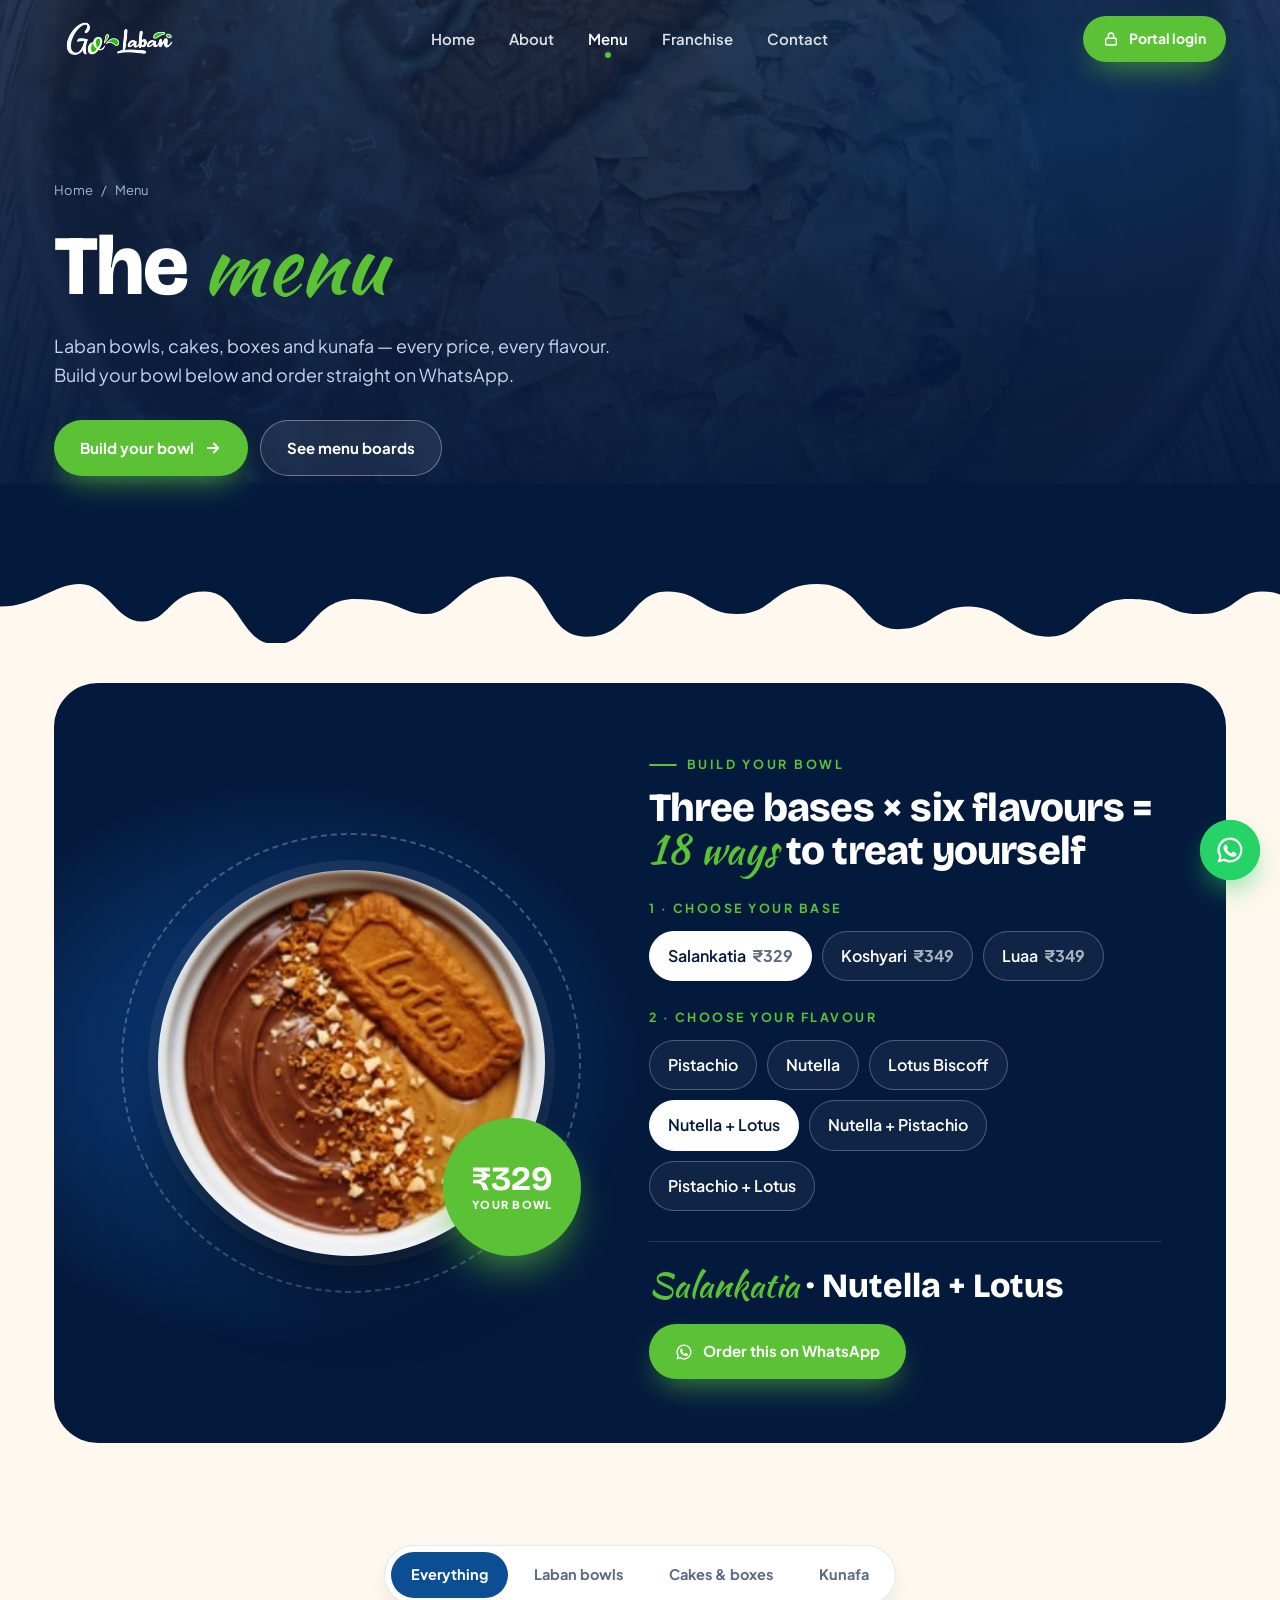
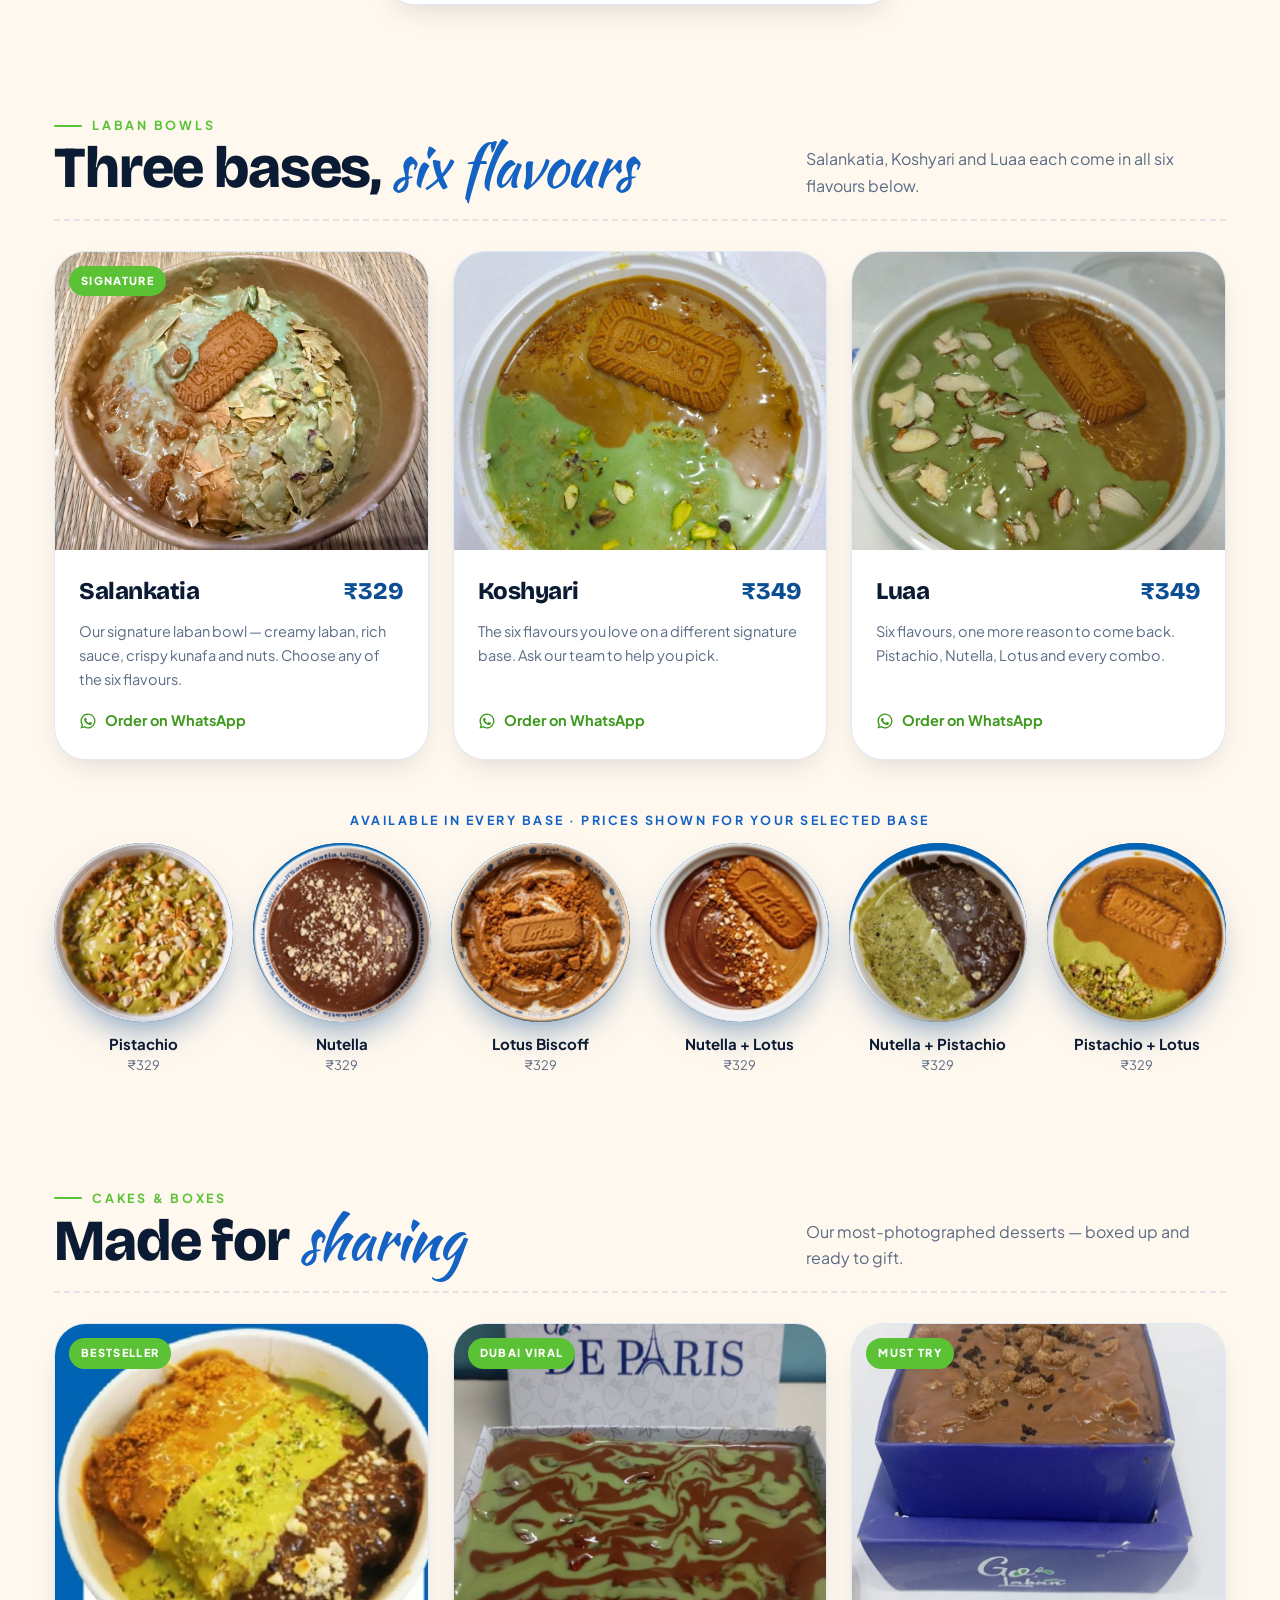
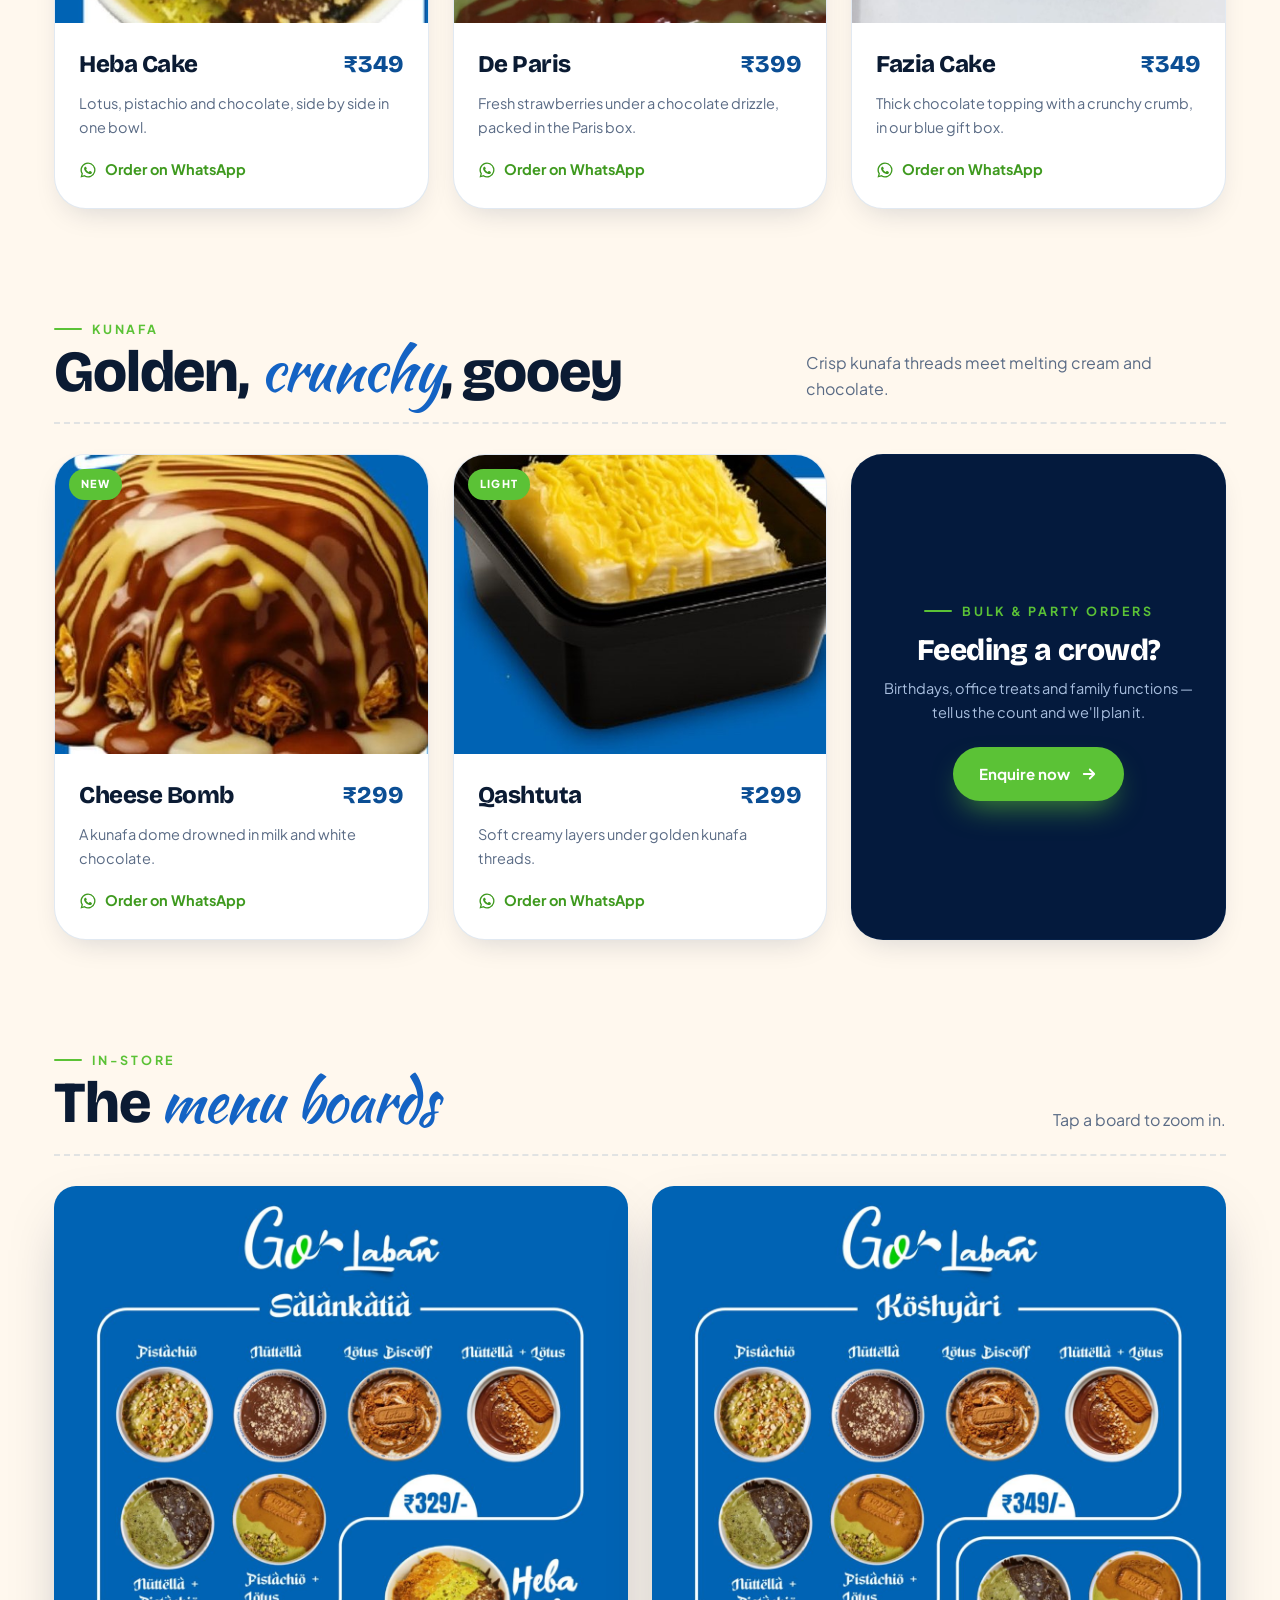
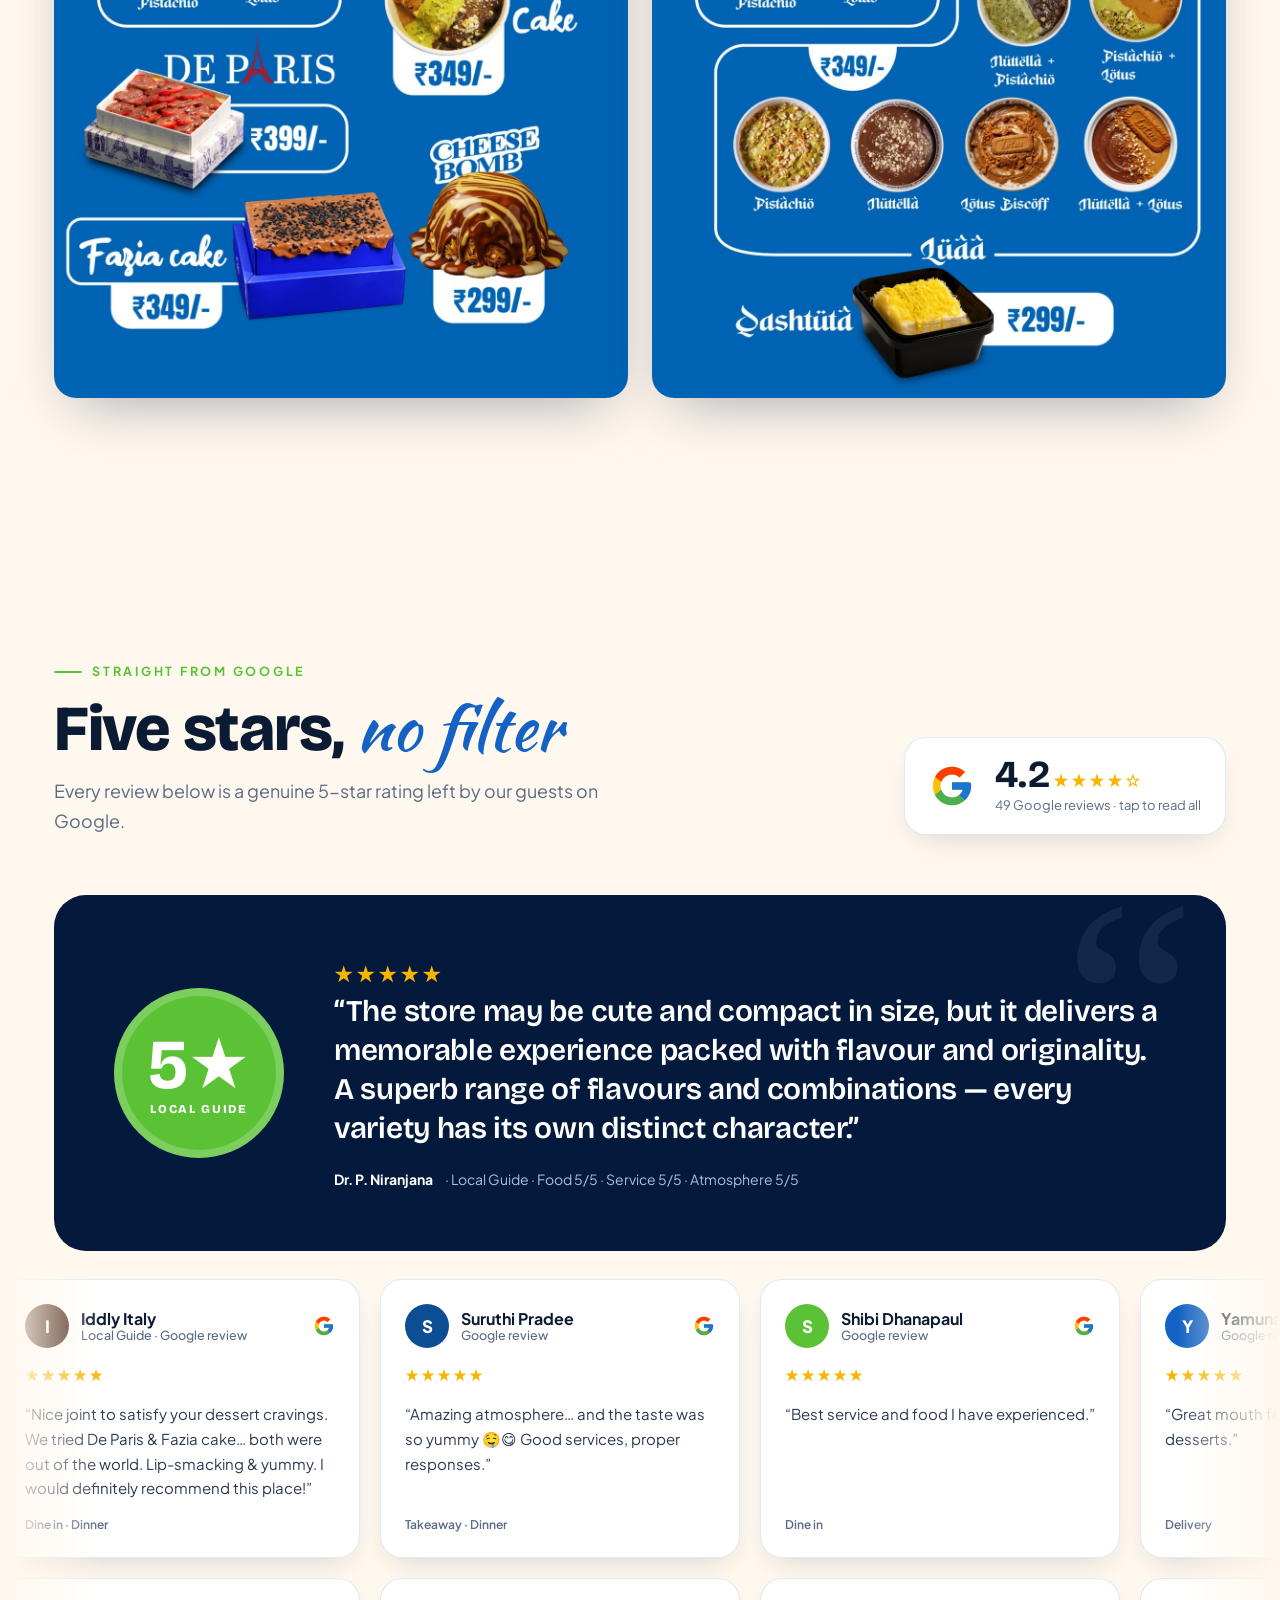
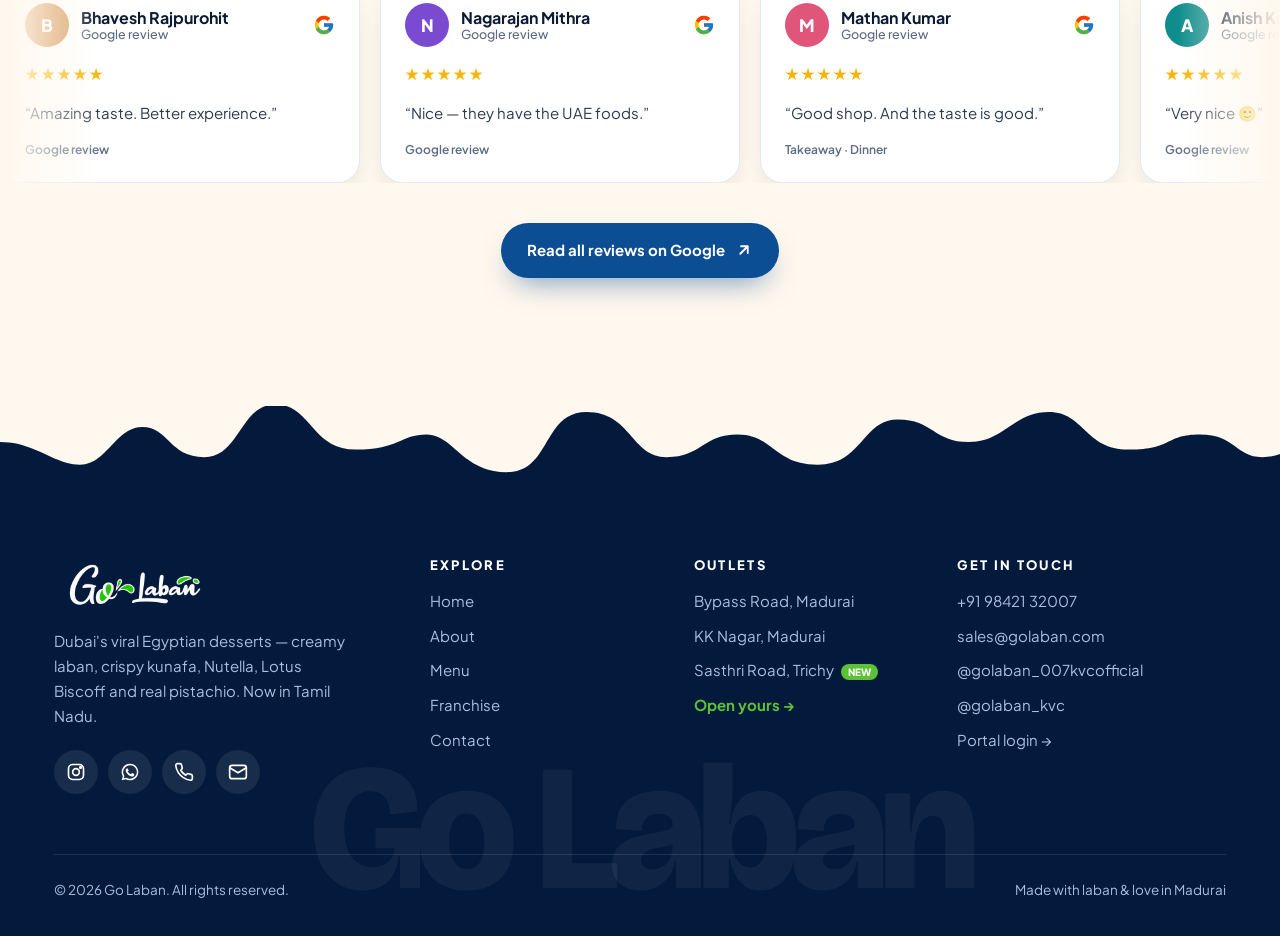
<file: menu.html>
<!doctype html>
<html lang="en">
<head>
<meta charset="utf-8">
<meta name="viewport" content="width=device-width, initial-scale=1">
<title>Menu · Go Laban Madurai</title>
<meta name="description" content="Go Laban menu with prices: Salankatia ₹329, Koshyari ₹349, Luaa ₹349, Heba Cake ₹349, De Paris ₹399, Fazia Cake ₹349, Cheese Bomb ₹299, Qashtuta ₹299.">
<meta name="theme-color" content="#041a3d">
<meta property="og:title" content="Menu · Go Laban Madurai">
<meta property="og:description" content="Go Laban menu with prices: Salankatia ₹329, Koshyari ₹349, Luaa ₹349, Heba Cake ₹349, De Paris ₹399, Fazia Cake ₹349, Cheese Bomb ₹299, Qashtuta ₹299.">
<meta property="og:image" content="assets/banner-salankatia.jpg">
<link rel="icon" type="image/png" href="assets/logo.png">
<link rel="preconnect" href="https://fonts.googleapis.com">
<link rel="preconnect" href="https://fonts.gstatic.com" crossorigin>
<link href="https://fonts.googleapis.com/css2?family=Bricolage+Grotesque:opsz,wght@12..96,600;12..96,700;12..96,800&family=Kaushan+Script&family=Plus+Jakarta+Sans:wght@400;500;600;700;800&display=swap" rel="stylesheet">
<link rel="stylesheet" href="css/style.css">
</head>
<body data-page="menu">
<div class="progress" aria-hidden="true"></div>
<div class="cursor-glow" aria-hidden="true"></div>

<header class="site-header">
  <div class="wrap">
    <a class="logo" href="index.html" aria-label="Go Laban home"><img src="assets/logo-white.png" alt="Go Laban" width="126" height="42"></a>
    <nav class="nav" aria-label="Main">
      <a href="index.html" data-nav="home">Home</a><a href="about.html" data-nav="about">About</a><a href="menu.html" data-nav="menu">Menu</a><a href="franchise.html" data-nav="franchise">Franchise</a><a href="contact.html" data-nav="contact">Contact</a>
    </nav>
    <div class="header-cta">
      <a class="btn btn-green" href="https://golaban.com/golaban-portal/" target="_blank" rel="noopener" data-magnetic><svg viewBox="0 0 24 24" fill="none" stroke="currentColor" stroke-width="2.2" stroke-linecap="round" stroke-linejoin="round"><rect x="4" y="11" width="16" height="10" rx="2"/><path d="M8 11V7a4 4 0 018 0v4"/></svg>Portal login</a>
      <button class="burger" aria-label="Open menu" aria-expanded="false" aria-controls="mnav"><span></span><span></span><span></span></button>
    </div>
  </div>
</header>

<div class="mobile-nav" id="mnav">
  <ul>
    <li><a href="index.html" data-nav="home"><small>01</small>Home</a></li><li><a href="about.html" data-nav="about"><small>02</small>About</a></li><li><a href="menu.html" data-nav="menu"><small>03</small>Menu</a></li><li><a href="franchise.html" data-nav="franchise"><small>04</small>Franchise</a></li><li><a href="contact.html" data-nav="contact"><small>05</small>Contact</a></li>
  </ul>
  <div class="m-foot">
    <a data-phone href="#"></a>
    <a data-email href="#"></a>
    <a class="btn btn-green" href="https://golaban.com/golaban-portal/" target="_blank" rel="noopener" style="margin-top:10px"><svg viewBox="0 0 24 24" fill="none" stroke="currentColor" stroke-width="2.2" stroke-linecap="round" stroke-linejoin="round"><rect x="4" y="11" width="16" height="10" rx="2"/><path d="M8 11V7a4 4 0 018 0v4"/></svg>Portal login</a>
  </div>
</div>

<section class="page-hero">
  <div class="bg" style="background-image:url('assets/gallery/lotus-pistachio-top.jpg')" data-speed="-0.15"></div>
  <div class="wrap">
    <nav class="crumbs reveal" aria-label="Breadcrumb"><a href="index.html">Home</a><span>/</span><span>Menu</span></nav>
    <h1 class="h-xl reveal" style="--d:.05s">The <em>menu</em></h1>
    <p class="lead reveal" style="--d:.12s">Laban bowls, cakes, boxes and kunafa — every price, every flavour. Build your bowl below and order straight on WhatsApp.</p>
    <div class="btns reveal" style="--d:.2s"><a class="btn btn-green" href="#builder">Build your bowl <svg viewBox="0 0 24 24" fill="none" stroke="currentColor" stroke-width="2.4" stroke-linecap="round" stroke-linejoin="round"><path d="M5 12h14M13 6l6 6-6 6"/></svg></a><a class="btn btn-ghost" href="#boards">See menu boards</a></div>
  </div>
  <div class="drip" style="--c:var(--cream)"></div>
</section>

<main>
<section class="sec on-light" style="padding-top:40px">
  <div class="wrap">
    <div class="builder reveal zoom" id="builder" data-builder>
      <div class="bowl-stage">
        <div class="halo"></div>
        <div class="bowl"><img src="assets/d-nutella-lotus.jpg" alt="Your selected laban bowl"></div>
        <div class="pricebubble"><div><b>₹329</b><small>your bowl</small></div></div>
      </div>
      <div>
        <span class="kicker">Build your bowl</span>
        <h2 class="h-md" style="margin-top:12px">Three bases × six flavours = <em>18 ways</em> to treat yourself</h2>
        <p class="step-lbl">1 · Choose your base</p>
        <div class="chips" role="group" aria-label="Base">
          <button data-base="Salankatia" data-price="329" aria-pressed="true">Salankatia<span class="p">₹329</span></button>
          <button data-base="Koshyari" data-price="349" aria-pressed="false">Koshyari<span class="p">₹349</span></button>
          <button data-base="Luaa" data-price="349" aria-pressed="false">Luaa<span class="p">₹349</span></button>
        </div>
        <p class="step-lbl">2 · Choose your flavour</p>
        <div class="chips" role="group" aria-label="Flavour">
          <button data-flav="Pistachio" data-img="assets/d-pistachio.jpg" aria-pressed="false">Pistachio</button><button data-flav="Nutella" data-img="assets/d-nutella.jpg" aria-pressed="false">Nutella</button><button data-flav="Lotus Biscoff" data-img="assets/d-lotus.jpg" aria-pressed="false">Lotus Biscoff</button><button data-flav="Nutella + Lotus" data-img="assets/d-nutella-lotus.jpg" aria-pressed="true">Nutella + Lotus</button><button data-flav="Nutella + Pistachio" data-img="assets/d-nutella-pistachio.jpg" aria-pressed="false">Nutella + Pistachio</button><button data-flav="Pistachio + Lotus" data-img="assets/d-pistachio-lotus.jpg" aria-pressed="false">Pistachio + Lotus</button>
        </div>
        <div class="builder-out">
          <div class="name"></div>
          <div class="btns"><a class="btn btn-green" data-order href="#" target="_blank" rel="noopener" data-magnetic><svg viewBox="0 0 24 24" fill="currentColor"><path d="M12 2a10 10 0 00-8.6 15.1L2 22l5-1.3A10 10 0 1012 2zm0 18.2a8.2 8.2 0 01-4.2-1.2l-.3-.2-3 .8.8-2.9-.2-.3A8.2 8.2 0 1112 20.2zm4.5-6.1c-.2-.1-1.5-.7-1.7-.8-.2-.1-.4-.1-.6.1l-.8 1c-.1.2-.3.2-.5.1a6.7 6.7 0 01-3.3-2.9c-.2-.4.2-.4.7-1.3.1-.2 0-.3 0-.4l-.8-1.8c-.2-.5-.4-.4-.6-.4h-.5c-.2 0-.4.1-.7.3-.2.3-.9.9-.9 2.2s.9 2.5 1 2.7c.1.2 1.8 2.8 4.4 3.9 1.6.7 2.3.8 3.1.6.5-.1 1.5-.6 1.7-1.2.2-.6.2-1.1.2-1.2-.1-.1-.3-.2-.5-.3z"/></svg>Order this on WhatsApp</a></div>
        </div>
      </div>
    </div>

    <div style="text-align:center;margin-top:clamp(70px,8vw,110px)" class="reveal">
      <div class="tabs" role="tablist" aria-label="Menu categories">
        <button role="tab" data-cat="all" aria-selected="true">Everything</button>
        <button role="tab" data-cat="bowls" aria-selected="false">Laban bowls</button>
        <button role="tab" data-cat="cakes" aria-selected="false">Cakes &amp; boxes</button>
        <button role="tab" data-cat="kunafa" aria-selected="false">Kunafa</button>
      </div>
    </div>

    <div class="menu-cat" data-cat="bowls">
      <div class="menu-block">
        <div class="menu-block-head reveal">
          <div><span class="kicker">Laban bowls</span><h3>Three bases, <span class="script">six flavours</span></h3></div>
          <p>Salankatia, Koshyari and Luaa each come in all six flavours below.</p>
        </div>
        <div class="dish-grid" data-stagger>
          <article class="dish" data-tilt><div class="ph"><span class="tag">Signature</span><img src="assets/gallery/lotus-pistachio-top.jpg" alt="Salankatia laban bowl" loading="lazy"></div><div class="body"><div class="row"><h4>Salankatia</h4><span class="pr">₹329</span></div><p>Our signature laban bowl — creamy laban, rich sauce, crispy kunafa and nuts. Choose any of the six flavours.</p><a class="order" data-wa="Hi Go Laban! I'd like to order: Salankatia (₹329)." href="#"><svg viewBox="0 0 24 24" fill="currentColor"><path d="M12 2a10 10 0 00-8.6 15.1L2 22l5-1.3A10 10 0 1012 2zm0 18.2a8.2 8.2 0 01-4.2-1.2l-.3-.2-3 .8.8-2.9-.2-.3A8.2 8.2 0 1112 20.2zm4.5-6.1c-.2-.1-1.5-.7-1.7-.8-.2-.1-.4-.1-.6.1l-.8 1c-.1.2-.3.2-.5.1a6.7 6.7 0 01-3.3-2.9c-.2-.4.2-.4.7-1.3.1-.2 0-.3 0-.4l-.8-1.8c-.2-.5-.4-.4-.6-.4h-.5c-.2 0-.4.1-.7.3-.2.3-.9.9-.9 2.2s.9 2.5 1 2.7c.1.2 1.8 2.8 4.4 3.9 1.6.7 2.3.8 3.1.6.5-.1 1.5-.6 1.7-1.2.2-.6.2-1.1.2-1.2-.1-.1-.3-.2-.5-.3z"/></svg>Order on WhatsApp</a></div></article>
          <article class="dish" data-tilt><div class="ph"><img src="assets/gallery/pistachio-lotus-split.jpg" alt="Koshyari laban bowl" loading="lazy"></div><div class="body"><div class="row"><h4>Koshyari</h4><span class="pr">₹349</span></div><p>The six flavours you love on a different signature base. Ask our team to help you pick.</p><a class="order" data-wa="Hi Go Laban! I'd like to order: Koshyari (₹349)." href="#"><svg viewBox="0 0 24 24" fill="currentColor"><path d="M12 2a10 10 0 00-8.6 15.1L2 22l5-1.3A10 10 0 1012 2zm0 18.2a8.2 8.2 0 01-4.2-1.2l-.3-.2-3 .8.8-2.9-.2-.3A8.2 8.2 0 1112 20.2zm4.5-6.1c-.2-.1-1.5-.7-1.7-.8-.2-.1-.4-.1-.6.1l-.8 1c-.1.2-.3.2-.5.1a6.7 6.7 0 01-3.3-2.9c-.2-.4.2-.4.7-1.3.1-.2 0-.3 0-.4l-.8-1.8c-.2-.5-.4-.4-.6-.4h-.5c-.2 0-.4.1-.7.3-.2.3-.9.9-.9 2.2s.9 2.5 1 2.7c.1.2 1.8 2.8 4.4 3.9 1.6.7 2.3.8 3.1.6.5-.1 1.5-.6 1.7-1.2.2-.6.2-1.1.2-1.2-.1-.1-.3-.2-.5-.3z"/></svg>Order on WhatsApp</a></div></article>
          <article class="dish" data-tilt><div class="ph"><img src="assets/gallery/pistachio-lotus-bowl.jpg" alt="Luaa laban bowl" loading="lazy"></div><div class="body"><div class="row"><h4>Luaa</h4><span class="pr">₹349</span></div><p>Six flavours, one more reason to come back. Pistachio, Nutella, Lotus and every combo.</p><a class="order" data-wa="Hi Go Laban! I'd like to order: Luaa (₹349)." href="#"><svg viewBox="0 0 24 24" fill="currentColor"><path d="M12 2a10 10 0 00-8.6 15.1L2 22l5-1.3A10 10 0 1012 2zm0 18.2a8.2 8.2 0 01-4.2-1.2l-.3-.2-3 .8.8-2.9-.2-.3A8.2 8.2 0 1112 20.2zm4.5-6.1c-.2-.1-1.5-.7-1.7-.8-.2-.1-.4-.1-.6.1l-.8 1c-.1.2-.3.2-.5.1a6.7 6.7 0 01-3.3-2.9c-.2-.4.2-.4.7-1.3.1-.2 0-.3 0-.4l-.8-1.8c-.2-.5-.4-.4-.6-.4h-.5c-.2 0-.4.1-.7.3-.2.3-.9.9-.9 2.2s.9 2.5 1 2.7c.1.2 1.8 2.8 4.4 3.9 1.6.7 2.3.8 3.1.6.5-.1 1.5-.6 1.7-1.2.2-.6.2-1.1.2-1.2-.1-.1-.3-.2-.5-.3z"/></svg>Order on WhatsApp</a></div></article>
        </div>
        <p class="step-lbl reveal" style="color:var(--royal);margin-top:50px;text-align:center">Available in every base · prices shown for <span class="flav-sel">your selected base</span></p>
        <div class="flav-grid" data-stagger>
          <div class="flav"><div class="ph"><img src="assets/d-pistachio.jpg" alt="Pistachio laban" loading="lazy"></div><h4>Pistachio</h4><span class="flav-price">₹329</span></div><div class="flav"><div class="ph"><img src="assets/d-nutella.jpg" alt="Nutella laban" loading="lazy"></div><h4>Nutella</h4><span class="flav-price">₹329</span></div><div class="flav"><div class="ph"><img src="assets/d-lotus.jpg" alt="Lotus Biscoff laban" loading="lazy"></div><h4>Lotus Biscoff</h4><span class="flav-price">₹329</span></div><div class="flav"><div class="ph"><img src="assets/d-nutella-lotus.jpg" alt="Nutella + Lotus laban" loading="lazy"></div><h4>Nutella + Lotus</h4><span class="flav-price">₹329</span></div><div class="flav"><div class="ph"><img src="assets/d-nutella-pistachio.jpg" alt="Nutella + Pistachio laban" loading="lazy"></div><h4>Nutella + Pistachio</h4><span class="flav-price">₹329</span></div><div class="flav"><div class="ph"><img src="assets/d-pistachio-lotus.jpg" alt="Pistachio + Lotus laban" loading="lazy"></div><h4>Pistachio + Lotus</h4><span class="flav-price">₹329</span></div>
        </div>
      </div>
    </div>

    <div class="menu-cat" data-cat="cakes">
      <div class="menu-block">
        <div class="menu-block-head reveal">
          <div><span class="kicker">Cakes &amp; boxes</span><h3>Made for <span class="script">sharing</span></h3></div>
          <p>Our most-photographed desserts — boxed up and ready to gift.</p>
        </div>
        <div class="dish-grid" data-stagger>
          <article class="dish" data-tilt><div class="ph"><span class="tag">Bestseller</span><img src="assets/d-heba.jpg" alt="Heba Cake" loading="lazy"></div><div class="body"><div class="row"><h4>Heba Cake</h4><span class="pr">₹349</span></div><p>Lotus, pistachio and chocolate, side by side in one bowl.</p><a class="order" data-wa="Hi Go Laban! I'd like to order: Heba Cake (₹349)." href="#"><svg viewBox="0 0 24 24" fill="currentColor"><path d="M12 2a10 10 0 00-8.6 15.1L2 22l5-1.3A10 10 0 1012 2zm0 18.2a8.2 8.2 0 01-4.2-1.2l-.3-.2-3 .8.8-2.9-.2-.3A8.2 8.2 0 1112 20.2zm4.5-6.1c-.2-.1-1.5-.7-1.7-.8-.2-.1-.4-.1-.6.1l-.8 1c-.1.2-.3.2-.5.1a6.7 6.7 0 01-3.3-2.9c-.2-.4.2-.4.7-1.3.1-.2 0-.3 0-.4l-.8-1.8c-.2-.5-.4-.4-.6-.4h-.5c-.2 0-.4.1-.7.3-.2.3-.9.9-.9 2.2s.9 2.5 1 2.7c.1.2 1.8 2.8 4.4 3.9 1.6.7 2.3.8 3.1.6.5-.1 1.5-.6 1.7-1.2.2-.6.2-1.1.2-1.2-.1-.1-.3-.2-.5-.3z"/></svg>Order on WhatsApp</a></div></article>
          <article class="dish" data-tilt><div class="ph"><span class="tag">Dubai viral</span><img src="assets/gallery/deparis-tray.jpg" alt="De Paris tray" loading="lazy"></div><div class="body"><div class="row"><h4>De Paris</h4><span class="pr">₹399</span></div><p>Fresh strawberries under a chocolate drizzle, packed in the Paris box.</p><a class="order" data-wa="Hi Go Laban! I'd like to order: De Paris (₹399)." href="#"><svg viewBox="0 0 24 24" fill="currentColor"><path d="M12 2a10 10 0 00-8.6 15.1L2 22l5-1.3A10 10 0 1012 2zm0 18.2a8.2 8.2 0 01-4.2-1.2l-.3-.2-3 .8.8-2.9-.2-.3A8.2 8.2 0 1112 20.2zm4.5-6.1c-.2-.1-1.5-.7-1.7-.8-.2-.1-.4-.1-.6.1l-.8 1c-.1.2-.3.2-.5.1a6.7 6.7 0 01-3.3-2.9c-.2-.4.2-.4.7-1.3.1-.2 0-.3 0-.4l-.8-1.8c-.2-.5-.4-.4-.6-.4h-.5c-.2 0-.4.1-.7.3-.2.3-.9.9-.9 2.2s.9 2.5 1 2.7c.1.2 1.8 2.8 4.4 3.9 1.6.7 2.3.8 3.1.6.5-.1 1.5-.6 1.7-1.2.2-.6.2-1.1.2-1.2-.1-.1-.3-.2-.5-.3z"/></svg>Order on WhatsApp</a></div></article>
          <article class="dish" data-tilt><div class="ph"><span class="tag">Must try</span><img src="assets/gallery/fazia-box.jpg" alt="Fazia Cake in a blue box" loading="lazy"></div><div class="body"><div class="row"><h4>Fazia Cake</h4><span class="pr">₹349</span></div><p>Thick chocolate topping with a crunchy crumb, in our blue gift box.</p><a class="order" data-wa="Hi Go Laban! I'd like to order: Fazia Cake (₹349)." href="#"><svg viewBox="0 0 24 24" fill="currentColor"><path d="M12 2a10 10 0 00-8.6 15.1L2 22l5-1.3A10 10 0 1012 2zm0 18.2a8.2 8.2 0 01-4.2-1.2l-.3-.2-3 .8.8-2.9-.2-.3A8.2 8.2 0 1112 20.2zm4.5-6.1c-.2-.1-1.5-.7-1.7-.8-.2-.1-.4-.1-.6.1l-.8 1c-.1.2-.3.2-.5.1a6.7 6.7 0 01-3.3-2.9c-.2-.4.2-.4.7-1.3.1-.2 0-.3 0-.4l-.8-1.8c-.2-.5-.4-.4-.6-.4h-.5c-.2 0-.4.1-.7.3-.2.3-.9.9-.9 2.2s.9 2.5 1 2.7c.1.2 1.8 2.8 4.4 3.9 1.6.7 2.3.8 3.1.6.5-.1 1.5-.6 1.7-1.2.2-.6.2-1.1.2-1.2-.1-.1-.3-.2-.5-.3z"/></svg>Order on WhatsApp</a></div></article>
        </div>
      </div>
    </div>

    <div class="menu-cat" data-cat="kunafa">
      <div class="menu-block">
        <div class="menu-block-head reveal">
          <div><span class="kicker">Kunafa</span><h3>Golden, <span class="script">crunchy</span>, gooey</h3></div>
          <p>Crisp kunafa threads meet melting cream and chocolate.</p>
        </div>
        <div class="dish-grid" data-stagger>
          <article class="dish" data-tilt><div class="ph"><span class="tag">New</span><img src="assets/d-cheesebomb.jpg" alt="Cheese Bomb" loading="lazy"></div><div class="body"><div class="row"><h4>Cheese Bomb</h4><span class="pr">₹299</span></div><p>A kunafa dome drowned in milk and white chocolate.</p><a class="order" data-wa="Hi Go Laban! I'd like to order: Cheese Bomb (₹299)." href="#"><svg viewBox="0 0 24 24" fill="currentColor"><path d="M12 2a10 10 0 00-8.6 15.1L2 22l5-1.3A10 10 0 1012 2zm0 18.2a8.2 8.2 0 01-4.2-1.2l-.3-.2-3 .8.8-2.9-.2-.3A8.2 8.2 0 1112 20.2zm4.5-6.1c-.2-.1-1.5-.7-1.7-.8-.2-.1-.4-.1-.6.1l-.8 1c-.1.2-.3.2-.5.1a6.7 6.7 0 01-3.3-2.9c-.2-.4.2-.4.7-1.3.1-.2 0-.3 0-.4l-.8-1.8c-.2-.5-.4-.4-.6-.4h-.5c-.2 0-.4.1-.7.3-.2.3-.9.9-.9 2.2s.9 2.5 1 2.7c.1.2 1.8 2.8 4.4 3.9 1.6.7 2.3.8 3.1.6.5-.1 1.5-.6 1.7-1.2.2-.6.2-1.1.2-1.2-.1-.1-.3-.2-.5-.3z"/></svg>Order on WhatsApp</a></div></article>
          <article class="dish" data-tilt><div class="ph"><span class="tag">Light</span><img src="assets/d-qashtuta.jpg" alt="Qashtuta" loading="lazy"></div><div class="body"><div class="row"><h4>Qashtuta</h4><span class="pr">₹299</span></div><p>Soft creamy layers under golden kunafa threads.</p><a class="order" data-wa="Hi Go Laban! I'd like to order: Qashtuta (₹299)." href="#"><svg viewBox="0 0 24 24" fill="currentColor"><path d="M12 2a10 10 0 00-8.6 15.1L2 22l5-1.3A10 10 0 1012 2zm0 18.2a8.2 8.2 0 01-4.2-1.2l-.3-.2-3 .8.8-2.9-.2-.3A8.2 8.2 0 1112 20.2zm4.5-6.1c-.2-.1-1.5-.7-1.7-.8-.2-.1-.4-.1-.6.1l-.8 1c-.1.2-.3.2-.5.1a6.7 6.7 0 01-3.3-2.9c-.2-.4.2-.4.7-1.3.1-.2 0-.3 0-.4l-.8-1.8c-.2-.5-.4-.4-.6-.4h-.5c-.2 0-.4.1-.7.3-.2.3-.9.9-.9 2.2s.9 2.5 1 2.7c.1.2 1.8 2.8 4.4 3.9 1.6.7 2.3.8 3.1.6.5-.1 1.5-.6 1.7-1.2.2-.6.2-1.1.2-1.2-.1-.1-.3-.2-.5-.3z"/></svg>Order on WhatsApp</a></div></article>
          <article class="dish" style="background:var(--navy);color:#fff;justify-content:center;text-align:center;padding:40px 30px"><div><span class="kicker" style="justify-content:center">Bulk &amp; party orders</span><h4 style="font-size:30px;margin:14px 0 10px">Feeding a crowd?</h4><p style="color:#a9bfdf;margin-bottom:22px">Birthdays, office treats and family functions — tell us the count and we'll plan it.</p><a class="btn btn-green" href="contact.html?type=bulk">Enquire now <svg viewBox="0 0 24 24" fill="none" stroke="currentColor" stroke-width="2.4" stroke-linecap="round" stroke-linejoin="round"><path d="M5 12h14M13 6l6 6-6 6"/></svg></a></div></article>
        </div>
      </div>
    </div>

    <div class="menu-block" id="boards">
      <div class="menu-block-head reveal">
        <div><span class="kicker">In-store</span><h3>The <span class="script">menu boards</span></h3></div>
        <p>Tap a board to zoom in.</p>
      </div>
      <div class="boards" data-gallery data-stagger>
        <button data-zoom="assets/menu-board-1.jpg" data-alt="Menu board: Salankatia, Heba Cake, De Paris, Fazia Cake, Cheese Bomb"><img src="assets/menu-board-1.jpg" alt="Menu board 1" loading="lazy"></button>
        <button data-zoom="assets/menu-board-2.jpg" data-alt="Menu board: Koshyari, Luaa, Qashtuta"><img src="assets/menu-board-2.jpg" alt="Menu board 2" loading="lazy"></button>
      </div>
    </div>
  </div>
</section>

<section class="reviews sec" data-testimonials aria-label="Customer reviews"></section>

</main>

<footer class="site-footer">
  <div class="drip top" style="--c:var(--cream)"></div>
  <div class="wrap">
    <div class="foot-grid">
      <div class="foot-brand">
        <img src="assets/logo-white.png" alt="Go Laban" width="156" height="52" loading="lazy">
        <p>Dubai's viral Egyptian desserts — creamy laban, crispy kunafa, Nutella, Lotus Biscoff and real pistachio. Now in Tamil Nadu.</p>
        <div class="socials">
          <a data-insta href="#" aria-label="Instagram"><svg viewBox="0 0 24 24" fill="none" stroke="currentColor" stroke-width="2"><rect x="3" y="3" width="18" height="18" rx="5"/><circle cx="12" cy="12" r="4"/><circle cx="17.5" cy="6.5" r="1" fill="currentColor"/></svg></a>
          <a data-wa href="#" aria-label="WhatsApp"><svg viewBox="0 0 24 24" fill="currentColor"><path d="M12 2a10 10 0 00-8.6 15.1L2 22l5-1.3A10 10 0 1012 2zm0 18.2a8.2 8.2 0 01-4.2-1.2l-.3-.2-3 .8.8-2.9-.2-.3A8.2 8.2 0 1112 20.2zm4.5-6.1c-.2-.1-1.5-.7-1.7-.8-.2-.1-.4-.1-.6.1l-.8 1c-.1.2-.3.2-.5.1a6.7 6.7 0 01-3.3-2.9c-.2-.4.2-.4.7-1.3.1-.2 0-.3 0-.4l-.8-1.8c-.2-.5-.4-.4-.6-.4h-.5c-.2 0-.4.1-.7.3-.2.3-.9.9-.9 2.2s.9 2.5 1 2.7c.1.2 1.8 2.8 4.4 3.9 1.6.7 2.3.8 3.1.6.5-.1 1.5-.6 1.7-1.2.2-.6.2-1.1.2-1.2-.1-.1-.3-.2-.5-.3z"/></svg></a>
          <a data-phone href="#" aria-label="Call us"><svg viewBox="0 0 24 24" fill="none" stroke="currentColor" stroke-width="2" stroke-linecap="round" stroke-linejoin="round"><path d="M22 16.9v3a2 2 0 01-2.2 2 19.8 19.8 0 01-8.6-3.1 19.5 19.5 0 01-6-6A19.8 19.8 0 012.1 4.2 2 2 0 014.1 2h3a2 2 0 012 1.7c.1 1 .4 1.9.7 2.8a2 2 0 01-.5 2.1L8.1 9.9a16 16 0 006 6l1.3-1.3a2 2 0 012.1-.4c.9.3 1.8.6 2.8.7a2 2 0 011.7 2z"/></svg></a>
          <a data-email href="#" aria-label="Email us"><svg viewBox="0 0 24 24" fill="none" stroke="currentColor" stroke-width="2" stroke-linecap="round" stroke-linejoin="round"><rect x="2" y="4" width="20" height="16" rx="3"/><path d="M22 7l-10 6L2 7"/></svg></a>
        </div>
      </div>
      <div>
        <h4>Explore</h4>
        <ul><li><a href="index.html">Home</a></li><li><a href="about.html">About</a></li><li><a href="menu.html">Menu</a></li><li><a href="franchise.html">Franchise</a></li><li><a href="contact.html">Contact</a></li></ul>
      </div>
      <div>
        <h4>Outlets</h4>
        <ul>
          <li>Bypass Road, Madurai</li>
          <li>KK Nagar, Madurai</li>
          <li>Sasthri Road, Trichy <span style="background:var(--green);color:#fff;font-size:10px;font-weight:800;padding:2px 7px;border-radius:99px;margin-left:4px">NEW</span></li>
          <li><a href="franchise.html" style="color:var(--green);font-weight:700">Open yours →</a></li>
        </ul>
      </div>
      <div>
        <h4>Get in touch</h4>
        <ul>
          <li><a data-phone href="#"></a></li>
          <li><a data-email href="#"></a></li>
          <li><a href="https://www.instagram.com/golaban_007kvcofficial/" target="_blank" rel="noopener">@golaban_007kvcofficial</a></li>
          <li><a href="https://www.instagram.com/golaban_kvc/" target="_blank" rel="noopener">@golaban_kvc</a></li>
          <li><a href="https://golaban.com/golaban-portal/" target="_blank" rel="noopener">Portal login →</a></li>
        </ul>
      </div>
    </div>
    <div class="foot-bottom">
      <span>© <span data-year>2026</span> Go Laban. All rights reserved.</span>
      <span>Made with laban &amp; love in Madurai</span>
    </div>
  </div>
  <div class="big" aria-hidden="true">Go Laban</div>
</footer>

<a class="fab" data-wa href="#" aria-label="Chat on WhatsApp"><svg viewBox="0 0 24 24" fill="currentColor"><path d="M12 2a10 10 0 00-8.6 15.1L2 22l5-1.3A10 10 0 1012 2zm0 18.2a8.2 8.2 0 01-4.2-1.2l-.3-.2-3 .8.8-2.9-.2-.3A8.2 8.2 0 1112 20.2zm4.5-6.1c-.2-.1-1.5-.7-1.7-.8-.2-.1-.4-.1-.6.1l-.8 1c-.1.2-.3.2-.5.1a6.7 6.7 0 01-3.3-2.9c-.2-.4.2-.4.7-1.3.1-.2 0-.3 0-.4l-.8-1.8c-.2-.5-.4-.4-.6-.4h-.5c-.2 0-.4.1-.7.3-.2.3-.9.9-.9 2.2s.9 2.5 1 2.7c.1.2 1.8 2.8 4.4 3.9 1.6.7 2.3.8 3.1.6.5-.1 1.5-.6 1.7-1.2.2-.6.2-1.1.2-1.2-.1-.1-.3-.2-.5-.3z"/></svg></a>

<script src="js/config.js"></script>
<script src="js/main.js"></script>
</body>
</html>
</file>
<file: css/style.css>
/* ==========================================================================
   GO LABAN · Shared stylesheet
   Used by: home.html, about.html, menu.html, franchise.html, contact.html
   ========================================================================== */

:root{
  --navy:#041a3d;
  --navy-2:#072654;
  --blue:#0b4e94;
  --royal:#1463c4;
  --sky:#e9f2fd;
  --green:#5bc236;
  --green-d:#3f9a1f;
  --cream:#fff8ee;
  --caramel:#d9a066;
  --choco:#4a2a17;
  --ink:#0b1b33;
  --muted:#5a6b85;
  --line:rgba(11,78,148,.12);
  --white:#fff;

  --ff-display:"Bricolage Grotesque",system-ui,sans-serif;
  --ff-body:"Plus Jakarta Sans",system-ui,sans-serif;
  --ff-script:"Kaushan Script",cursive;

  --r-sm:14px; --r:22px; --r-lg:32px;
  --shadow:0 24px 60px -20px rgba(4,26,61,.35);
  --shadow-soft:0 12px 30px -12px rgba(4,26,61,.18);
  --ease:cubic-bezier(.2,.8,.2,1);
  --wrap:1220px;
  --header:78px;
}

*,*::before,*::after{box-sizing:border-box;margin:0;padding:0}
html{overflow-x:clip;scroll-behavior:smooth;scroll-padding-top:calc(var(--header) + 10px);-webkit-text-size-adjust:100%}
body{font-family:var(--ff-body);background:var(--cream);color:var(--ink);line-height:1.65;font-size:16px;overflow-x:clip;-webkit-font-smoothing:antialiased}
img{display:block;max-width:100%;height:auto}
a{color:inherit;text-decoration:none}
button,input,select,textarea{font:inherit;color:inherit}
ul{list-style:none}
:focus-visible{outline:3px solid var(--green);outline-offset:3px;border-radius:6px}
::selection{background:var(--green);color:#fff}

.wrap{max-width:var(--wrap);margin:0 auto;padding:0 24px}
.script{font-family:var(--ff-script);font-weight:400}
.sr-only{position:absolute;width:1px;height:1px;overflow:hidden;clip:rect(0 0 0 0);white-space:nowrap}

/* ---------- Type ---------- */
h1,h2,h3,h4{font-family:var(--ff-display);line-height:1.05;letter-spacing:-.02em;font-weight:800}
.h-xl{font-size:clamp(42px,6.6vw,96px)}
.h-lg{font-size:clamp(34px,5vw,64px)}
.h-md{font-size:clamp(26px,3.2vw,40px)}
.h-lg em,.h-xl em,.h-md em{font-family:var(--ff-script);font-style:normal;font-weight:400;letter-spacing:0;color:var(--green)}
.on-light .h-lg em,.on-light .h-md em{color:var(--royal)}
.kicker{display:inline-flex;align-items:center;gap:10px;font-size:12.5px;font-weight:700;letter-spacing:.22em;text-transform:uppercase;color:var(--green)}
.kicker::before{content:"";width:28px;height:2px;border-radius:2px;background:currentColor}
.lead{font-size:clamp(16px,1.4vw,19px);color:var(--muted);max-width:600px}
.dark .lead{color:#bcd0ec}

/* ---------- Buttons ---------- */
.btn{position:relative;display:inline-flex;align-items:center;justify-content:center;gap:10px;padding:15px 26px;border-radius:999px;font-weight:700;font-size:15px;border:0;cursor:pointer;transition:transform .35s var(--ease),box-shadow .35s var(--ease),background .25s,color .25s;white-space:nowrap;isolation:isolate;overflow:hidden}
.btn svg{width:18px;height:18px;flex:none}
.btn:hover{transform:translateY(-3px)}
.btn-green{background:var(--green);color:#fff;box-shadow:0 14px 30px -10px rgba(91,194,54,.7)}
.btn-green:hover{background:#4fb22c}
.btn-white{background:#fff;color:var(--blue);box-shadow:0 14px 30px -12px rgba(0,0,0,.35)}
.btn-blue{background:var(--blue);color:#fff;box-shadow:0 14px 30px -12px rgba(11,78,148,.6)}
.btn-blue:hover{background:var(--royal)}
.btn-ghost{background:rgba(255,255,255,.08);color:#fff;border:1.5px solid rgba(255,255,255,.35);backdrop-filter:blur(6px)}
.btn-ghost:hover{background:rgba(255,255,255,.16)}
.btn-line{border:2px solid var(--blue);color:var(--blue);background:transparent}
.btn-line:hover{background:var(--blue);color:#fff}
.btn::after{content:"";position:absolute;inset:0;z-index:-1;background:linear-gradient(110deg,transparent 30%,rgba(255,255,255,.35) 50%,transparent 70%);transform:translateX(-120%);transition:transform .8s var(--ease)}
.btn:hover::after{transform:translateX(120%)}
.btns{display:flex;flex-wrap:wrap;gap:12px}

/* ---------- Header ---------- */
.site-header{position:fixed;inset:0 0 auto;z-index:100;height:var(--header);transition:background .35s,box-shadow .35s,height .35s}
.site-header .wrap{height:100%;display:flex;align-items:center;justify-content:space-between;gap:20px}
.site-header.scrolled{background:rgba(4,26,61,.86);backdrop-filter:blur(14px) saturate(1.4);box-shadow:0 10px 30px -18px rgba(0,0,0,.6);height:68px}
.logo{display:flex;align-items:center;gap:10px;flex:none}
.logo img{height:42px;width:auto;transition:transform .4s var(--ease)}
.logo:hover img{transform:rotate(-4deg) scale(1.04)}
.nav{display:flex;align-items:center;gap:6px}
.nav a{position:relative;color:#fff;font-weight:600;font-size:15px;padding:10px 14px;border-radius:999px;opacity:.86;transition:opacity .2s,background .2s}
.nav a:hover{opacity:1;background:rgba(255,255,255,.08)}
.nav a.active{opacity:1}
.nav a.active::after{content:"";position:absolute;left:50%;bottom:3px;width:6px;height:6px;margin-left:-3px;border-radius:50%;background:var(--green)}
.header-cta{display:flex;align-items:center;gap:10px}
.header-cta .btn{padding:11px 20px;font-size:14px}
.burger{display:none;width:46px;height:46px;border-radius:50%;border:1.5px solid rgba(255,255,255,.3);background:rgba(255,255,255,.06);cursor:pointer;position:relative}
.burger span{position:absolute;left:13px;right:13px;height:2px;background:#fff;border-radius:2px;transition:transform .35s var(--ease),opacity .2s}
.burger span:nth-child(1){top:17px}.burger span:nth-child(2){top:22px}.burger span:nth-child(3){top:27px}
.menu-open .burger span:nth-child(1){transform:translateY(5px) rotate(45deg)}
.menu-open .burger span:nth-child(2){opacity:0}
.menu-open .burger span:nth-child(3){transform:translateY(-5px) rotate(-45deg)}

.mobile-nav{position:fixed;inset:0;z-index:99;background:radial-gradient(600px 400px at 100% 0,rgba(91,194,54,.25),transparent 60%),var(--navy);color:#fff;padding:110px 28px 40px;display:flex;flex-direction:column;justify-content:space-between;clip-path:circle(0% at calc(100% - 46px) 39px);transition:clip-path .7s var(--ease);visibility:hidden}
.menu-open .mobile-nav{clip-path:circle(150% at calc(100% - 46px) 39px);visibility:visible}
.mobile-nav ul{display:grid;gap:4px}
.mobile-nav li a{display:flex;align-items:baseline;gap:14px;font-family:var(--ff-display);font-size:clamp(36px,10vw,54px);font-weight:800;letter-spacing:-.02em;padding:4px 0;opacity:0;transform:translateY(20px);transition:opacity .5s,transform .5s var(--ease),color .2s}
.mobile-nav li a small{font-family:var(--ff-body);font-size:13px;color:var(--green);font-weight:700}
.mobile-nav li a:hover,.mobile-nav li a.active{color:var(--green)}
.menu-open .mobile-nav li a{opacity:1;transform:none}
.menu-open .mobile-nav li:nth-child(2) a{transition-delay:.05s}
.menu-open .mobile-nav li:nth-child(3) a{transition-delay:.1s}
.menu-open .mobile-nav li:nth-child(4) a{transition-delay:.15s}
.menu-open .mobile-nav li:nth-child(5) a{transition-delay:.2s}
.mobile-nav .m-foot{display:grid;gap:10px;color:#bcd0ec;font-size:15px}
.mobile-nav .m-foot a{color:#fff;font-weight:600}
body.menu-open{overflow:hidden}

/* ---------- Drip divider ---------- */
.drip{position:absolute;left:0;right:0;bottom:-1px;height:clamp(50px,7vw,110px);background:var(--c,var(--cream));pointer-events:none;z-index:2;
  -webkit-mask:url("data:image/svg+xml,%3Csvg xmlns='http://www.w3.org/2000/svg' viewBox='0 0 1440 120' preserveAspectRatio='none'%3E%3Cpath d='M0 120V70c40 0 60-30 90-30s40 50 70 50 30-40 70-40 40 70 80 70 40-60 90-60 50 20 80 20 40-50 90-50 40 80 90 80 50-60 90-60 40 30 80 30 40-40 90-40 50 60 90 60 40-30 80-30 50 40 90 40 40-50 90-50 40 20 80 20 40-30 70-30 30 20 60 20v80z'/%3E%3C/svg%3E") center/100% 100% no-repeat;
  mask:url("data:image/svg+xml,%3Csvg xmlns='http://www.w3.org/2000/svg' viewBox='0 0 1440 120' preserveAspectRatio='none'%3E%3Cpath d='M0 120V70c40 0 60-30 90-30s40 50 70 50 30-40 70-40 40 70 80 70 40-60 90-60 50 20 80 20 40-50 90-50 40 80 90 80 50-60 90-60 40 30 80 30 40-40 90-40 50 60 90 60 40-30 80-30 50 40 90 40 40-50 90-50 40 20 80 20 40-30 70-30 30 20 60 20v80z'/%3E%3C/svg%3E") center/100% 100% no-repeat}
.drip.top{top:-1px;bottom:auto;transform:scaleY(-1)}

/* ---------- Sections ---------- */
section{position:relative}
.sec{padding:clamp(80px,10vw,140px) 0}
.sec-head{display:flex;flex-wrap:wrap;align-items:flex-end;justify-content:space-between;gap:24px;margin-bottom:clamp(36px,5vw,60px)}
.sec-head.center{flex-direction:column;align-items:center;text-align:center}
.sec-head.center .lead{margin:0 auto}
.sec-head h2{margin-top:12px}
.dark{background:var(--navy);color:#fff}
.blue{background:var(--blue);color:#fff}
.sky{background:var(--sky)}
.glow-bg{position:relative;overflow:hidden}
.glow-bg::before{content:"";position:absolute;inset:-20%;background:radial-gradient(40% 40% at 85% 20%,rgba(20,99,196,.55),transparent 70%),radial-gradient(35% 35% at 10% 80%,rgba(91,194,54,.18),transparent 70%);pointer-events:none}
.glow-bg>*:not(.drip){position:relative}

/* ---------- Home hero ---------- */
.hero{min-height:100svh;display:flex;align-items:center;padding:calc(var(--header) + 40px) 0 clamp(120px,14vw,190px);background:var(--navy);color:#fff;overflow:hidden;position:relative}
.hero::before{content:"";position:absolute;inset:0;background:
  radial-gradient(700px 500px at 78% 35%,rgba(20,99,196,.65),transparent 65%),
  radial-gradient(500px 400px at 5% 95%,rgba(91,194,54,.18),transparent 65%),
  radial-gradient(400px 300px at 40% 0%,rgba(255,255,255,.06),transparent 70%)}
.hero .grain{position:absolute;inset:0;opacity:.08;background-image:url("data:image/svg+xml,%3Csvg xmlns='http://www.w3.org/2000/svg' width='160' height='160'%3E%3Cfilter id='n'%3E%3CfeTurbulence type='fractalNoise' baseFrequency='.9' numOctaves='2'/%3E%3C/filter%3E%3Crect width='100%25' height='100%25' filter='url(%23n)'/%3E%3C/svg%3E");pointer-events:none}
.hero-grid{position:relative;display:grid;grid-template-columns:1.05fr .95fr;gap:40px;align-items:center}
.badge-pill{display:inline-flex;align-items:center;gap:10px;padding:8px 16px 8px 8px;border-radius:999px;background:rgba(255,255,255,.08);border:1px solid rgba(255,255,255,.16);font-size:13.5px;font-weight:600;backdrop-filter:blur(8px)}
.badge-pill b{display:inline-flex;align-items:center;gap:6px;background:#fff;color:var(--navy);padding:4px 10px;border-radius:999px;font-size:12.5px}
.badge-pill b i{color:#f6b500;font-style:normal}
.hero h1{margin:22px 0 22px}
.hero h1 .line{display:block;overflow:hidden;padding-bottom:.06em}
.hero h1 .line>span{display:inline-block;transform:translateY(105%);animation:rise 1s var(--ease) forwards}
.hero h1 .line:nth-child(2)>span{animation-delay:.12s}
.hero h1 .line:nth-child(3)>span{animation-delay:.24s}
@keyframes rise{to{transform:none}}
.rotator{display:inline-grid;color:var(--green);font-family:var(--ff-script);font-weight:400;letter-spacing:0;vertical-align:bottom}
.rotator span{grid-area:1/1;opacity:0;transform:translateY(40%) rotate(-3deg);transition:opacity .5s,transform .6s var(--ease);white-space:nowrap}
.rotator span.on{opacity:1;transform:none}
.hero .lead{color:#c3d5ef;margin-bottom:32px}
.hero-meta{display:flex;flex-wrap:wrap;gap:28px;margin-top:44px;padding-top:28px;border-top:1px solid rgba(255,255,255,.12)}
.hero-meta div b{display:block;font-family:var(--ff-display);font-size:30px;font-weight:800;line-height:1}
.hero-meta div span{font-size:13px;color:#9fb6d8}

.hero-visual{position:relative;aspect-ratio:1/1;max-width:600px;width:100%;justify-self:center}
.hero-visual .ring{position:absolute;inset:4%;border-radius:50%;border:2px dashed rgba(255,255,255,.22);animation:spin 40s linear infinite}
.hero-visual .ring.r2{inset:-4%;border:1px solid rgba(255,255,255,.08);animation-duration:70s;animation-direction:reverse}
.hero-visual .plate{position:absolute;inset:14%;border-radius:50%;overflow:hidden;background:var(--blue);box-shadow:0 40px 80px -20px rgba(0,0,0,.6),0 0 0 12px rgba(255,255,255,.06),0 0 120px 20px rgba(20,99,196,.5)}
.hero-visual .plate img{width:100%;height:100%;object-fit:cover;object-position:center;transform-origin:50% 50%;animation:spin 60s linear infinite}
@keyframes spin{to{transform:rotate(360deg)}}
.orb{position:absolute;width:22%;aspect-ratio:1;border-radius:50%;overflow:hidden;background:var(--blue);border:4px solid #fff;box-shadow:0 18px 40px -10px rgba(0,0,0,.55);animation:float 6s ease-in-out infinite}
.orb img{width:100%;height:100%;object-fit:cover;transform:scale(1.2)}
.orb.o1{top:2%;left:8%}
.orb.o2{top:6%;right:2%;width:18%;animation-delay:-2s}
.orb.o3{bottom:6%;right:6%;width:20%;animation-delay:-4s}
@keyframes float{0%,100%{transform:translateY(0) rotate(0)}50%{transform:translateY(-16px) rotate(6deg)}}
.hero-card{position:absolute;left:-4%;bottom:2%;width:34%;border-radius:20px;overflow:hidden;border:4px solid #fff;box-shadow:var(--shadow);transform:rotate(-7deg);animation:float2 7s ease-in-out infinite}
.hero-card img{aspect-ratio:3/4;object-fit:cover;width:100%}
@keyframes float2{0%,100%{transform:rotate(-7deg) translateY(0)}50%{transform:rotate(-5deg) translateY(-12px)}}
.sticker{position:absolute;z-index:3;font-weight:800;font-size:14px;padding:10px 16px;border-radius:14px;box-shadow:0 14px 30px -10px rgba(0,0,0,.45);white-space:nowrap}
.sticker.s1{top:42%;right:-3%;background:#fff;color:var(--blue);transform:rotate(6deg)}
.sticker.s1 b{display:block;font-family:var(--ff-display);font-size:26px;line-height:1}
.sticker.s2{top:30%;left:-6%;background:var(--green);color:#fff;transform:rotate(-8deg)}
.scroll-cue{position:absolute;left:50%;bottom:clamp(70px,9vw,120px);transform:translateX(-50%);z-index:3;display:flex;flex-direction:column;align-items:center;gap:8px;font-size:11px;letter-spacing:.2em;text-transform:uppercase;color:#9fb6d8}
.scroll-cue i{width:22px;height:36px;border:2px solid rgba(255,255,255,.4);border-radius:12px;position:relative}
.scroll-cue i::after{content:"";position:absolute;left:50%;top:6px;width:4px;height:8px;margin-left:-2px;border-radius:2px;background:var(--green);animation:wheel 1.8s infinite}
@keyframes wheel{0%{opacity:0;transform:translateY(0)}30%{opacity:1}100%{opacity:0;transform:translateY(12px)}}

/* ---------- Page hero (inner pages) ---------- */
.page-hero{position:relative;padding:calc(var(--header) + clamp(60px,8vw,110px)) 0 clamp(120px,13vw,180px);color:#fff;background:var(--navy);overflow:hidden}
.page-hero .bg{position:absolute;inset:0;background-size:cover;background-position:center;opacity:.32;transform:scale(1.08)}
.page-hero::after{content:"";position:absolute;inset:0;background:linear-gradient(180deg,rgba(4,26,61,.55),rgba(4,26,61,.92) 85%),radial-gradient(600px 400px at 85% 20%,rgba(20,99,196,.55),transparent 70%)}
.page-hero .wrap{position:relative;z-index:1}
.crumbs{display:flex;gap:8px;font-size:13px;color:#9fb6d8;margin-bottom:18px}
.crumbs a:hover{color:#fff}
.page-hero h1{max-width:900px}
.page-hero .lead{color:#c3d5ef;margin-top:20px}
.page-hero .btns{margin-top:30px}

/* ---------- Marquee ---------- */
.marquee{background:var(--green);color:#fff;overflow:hidden;padding:18px 0;transform:rotate(-1.5deg) scale(1.03);margin:-10px 0;position:relative;z-index:3;box-shadow:0 10px 30px -10px rgba(63,154,31,.6)}
.marquee.alt{background:var(--blue);transform:rotate(1.2deg) scale(1.03)}
.marquee-track{display:flex;width:max-content;animation:marquee 32s linear infinite}
.marquee.alt .marquee-track{animation-direction:reverse}
.marquee span{display:inline-flex;align-items:center;gap:28px;padding-right:28px;font-family:var(--ff-display);font-weight:800;font-size:clamp(20px,2.6vw,32px);text-transform:uppercase;letter-spacing:-.01em;white-space:nowrap}
.marquee span::after{content:"✦";font-size:.7em;opacity:.8}
@keyframes marquee{to{transform:translateX(-50%)}}

/* ---------- Signature cards ---------- */
.sig-grid{display:grid;grid-template-columns:repeat(4,1fr);gap:22px}
.sig{position:relative;border-radius:var(--r-lg);background:var(--blue);color:#fff;overflow:hidden;box-shadow:var(--shadow-soft);transition:transform .5s var(--ease),box-shadow .5s var(--ease);transform-style:preserve-3d}
.sig:hover{box-shadow:var(--shadow)}
.sig .ph{aspect-ratio:1/1;overflow:hidden;position:relative}
.sig .ph img{width:100%;height:100%;object-fit:cover;transition:transform .8s var(--ease)}
.sig:hover .ph img{transform:scale(1.08) rotate(2deg)}
.sig .tag{position:absolute;top:14px;left:14px;z-index:1;background:rgba(255,255,255,.95);color:var(--blue);font-size:11px;font-weight:800;letter-spacing:.12em;text-transform:uppercase;padding:6px 12px;border-radius:999px}
.sig .body{padding:20px 22px 24px;display:flex;align-items:flex-end;justify-content:space-between;gap:12px}
.sig h3{font-size:24px}
.sig p{font-size:13.5px;color:#c3d5ef;margin-top:6px}
.sig .price{flex:none;font-family:var(--ff-display);font-weight:800;font-size:22px;background:#fff;color:var(--blue);padding:6px 14px;border-radius:14px}

/* ---------- Split / feature ---------- */
.split{display:grid;grid-template-columns:1fr 1fr;gap:clamp(36px,6vw,90px);align-items:center}
.split.rev>:first-child{order:2}
.stack-img{position:relative}
.stack-img .main{border-radius:var(--r-lg);overflow:hidden;box-shadow:var(--shadow)}
.stack-img .main img{width:100%;aspect-ratio:4/5;object-fit:cover}
.stack-img .float{position:absolute;width:44%;right:-6%;bottom:-8%;border-radius:var(--r);overflow:hidden;border:6px solid var(--cream);box-shadow:var(--shadow);transform:rotate(5deg)}
.stack-img .float img{aspect-ratio:1;object-fit:cover;width:100%}
.dark .stack-img .float{border-color:var(--navy)}
.stamp{position:absolute;top:-30px;left:-30px;width:130px;height:130px;z-index:2;animation:spin 18s linear infinite}
.stamp text{font-family:var(--ff-display);font-weight:800;font-size:13px;letter-spacing:3px;fill:var(--blue);text-transform:uppercase}
.dark .stamp text{fill:#fff}
.stamp .core{fill:var(--green)}

.checks{display:grid;gap:14px;margin:26px 0 32px}
.checks li{display:flex;gap:14px;align-items:flex-start}
.checks li::before{content:"";flex:none;width:26px;height:26px;margin-top:1px;border-radius:50%;background:var(--green) url("data:image/svg+xml,%3Csvg xmlns='http://www.w3.org/2000/svg' viewBox='0 0 24 24' fill='none' stroke='white' stroke-width='3' stroke-linecap='round' stroke-linejoin='round'%3E%3Cpath d='M5 12l5 5L20 7'/%3E%3C/svg%3E") center/14px no-repeat;box-shadow:0 6px 14px -4px rgba(91,194,54,.6)}
.checks b{display:block}
.checks span{color:var(--muted);font-size:14.5px}
.dark .checks span{color:#a9bfdf}

/* ---------- Stats ---------- */
.stats{display:grid;grid-template-columns:repeat(4,1fr);gap:18px}
.stat{padding:30px 26px;border-radius:var(--r);background:rgba(255,255,255,.06);border:1px solid rgba(255,255,255,.12);backdrop-filter:blur(6px);transition:transform .4s var(--ease),background .3s}
.stat:hover{transform:translateY(-6px);background:rgba(255,255,255,.1)}
.stat b{display:block;font-family:var(--ff-display);font-size:clamp(40px,4.6vw,60px);font-weight:800;line-height:1;letter-spacing:-.03em}
.stat b sup{font-size:.45em;color:var(--green);margin-left:2px}
.stat span{display:block;margin-top:10px;color:#a9bfdf;font-size:14px}

/* ---------- Bento gallery ---------- */
.bento{display:grid;grid-template-columns:repeat(4,1fr);grid-auto-rows:clamp(160px,18vw,240px);gap:16px}
.bento .tile{position:relative;border-radius:var(--r);overflow:hidden;cursor:zoom-in;background:var(--sky);border:0;padding:0}
.bento .tile img{width:100%;height:100%;object-fit:cover;transition:transform 1s var(--ease)}
.bento .tile:hover img{transform:scale(1.07)}
.bento .tile::after{content:"";position:absolute;inset:0;background:linear-gradient(180deg,transparent 55%,rgba(4,26,61,.75));opacity:.9;transition:opacity .4s}
.bento .tile figcaption,.bento .tile .cap{position:absolute;left:16px;bottom:14px;right:16px;z-index:1;color:#fff;font-weight:700;font-size:14px;text-align:left;transform:translateY(6px);transition:transform .4s var(--ease)}
.bento .tile:hover .cap{transform:none}
.bento .tall{grid-row:span 2}
.bento .wide{grid-column:span 2}

/* ---------- Spotlight ---------- */
.spot-price{display:inline-flex;align-items:baseline;gap:10px;margin:8px 0 28px;font-family:var(--ff-display);font-weight:800;font-size:56px;line-height:1;color:#fff}
.spot-price small{font-family:var(--ff-body);font-size:15px;font-weight:600;color:#a9bfdf}
.poster{border-radius:var(--r-lg);box-shadow:0 40px 80px -30px rgba(0,0,0,.7);transform:rotate(-3deg);transition:transform .6s var(--ease)}
.poster:hover{transform:rotate(0) scale(1.02)}

/* ---------- Outlets ---------- */
.outlets{display:grid;grid-template-columns:repeat(3,1fr);gap:20px}
.outlet{position:relative;background:#fff;border:1px solid var(--line);border-radius:var(--r-lg);overflow:hidden;box-shadow:var(--shadow-soft);transition:transform .45s var(--ease),box-shadow .45s;display:flex;flex-direction:column}
.outlet:hover{transform:translateY(-8px);box-shadow:var(--shadow)}
.outlet .ph{aspect-ratio:16/10;overflow:hidden;background:var(--blue)}
.outlet .ph img{width:100%;height:100%;object-fit:cover;transition:transform .8s var(--ease)}
.outlet:hover .ph img{transform:scale(1.06)}
.outlet .body{padding:22px 24px 26px;display:flex;flex-direction:column;flex:1}
.outlet .chip{align-self:flex-start;font-size:11px;font-weight:800;letter-spacing:.12em;text-transform:uppercase;padding:5px 11px;border-radius:999px;background:rgba(91,194,54,.14);color:var(--green-d);margin-bottom:12px}
.outlet .chip.fr{background:rgba(20,99,196,.12);color:var(--royal)}
.outlet h3{font-size:22px}
.outlet p{color:var(--muted);font-size:14.5px;margin-top:6px;flex:1}
.outlet .go{display:inline-flex;align-items:center;gap:8px;margin-top:16px;font-weight:700;color:var(--blue)}
.outlet .go svg{width:18px;height:18px;transition:transform .3s var(--ease)}
.outlet:hover .go svg{transform:translateX(5px)}

/* ---------- Franchise band ---------- */
.fr-band{position:relative;border-radius:clamp(26px,4vw,44px);background:linear-gradient(135deg,var(--blue),var(--navy) 75%);color:#fff;padding:clamp(36px,6vw,80px);overflow:hidden;display:grid;grid-template-columns:1.2fr .8fr;gap:40px;align-items:center}
.fr-band::before{content:"";position:absolute;width:520px;height:520px;right:-160px;top:-160px;border-radius:50%;border:2px dashed rgba(255,255,255,.18);animation:spin 50s linear infinite}
.fr-band::after{content:"";position:absolute;width:300px;height:300px;left:-100px;bottom:-140px;border-radius:50%;background:radial-gradient(circle,rgba(91,194,54,.35),transparent 70%)}
.fr-band>*{position:relative;z-index:1}
.fr-price{display:inline-flex;flex-direction:column;align-items:center;justify-content:center;width:clamp(190px,22vw,250px);aspect-ratio:1;border-radius:50%;background:var(--green);color:#fff;text-align:center;box-shadow:0 30px 60px -20px rgba(91,194,54,.8),inset 0 0 0 10px rgba(255,255,255,.18);justify-self:center;animation:float 6s ease-in-out infinite}
.fr-price small{font-size:13px;font-weight:700;letter-spacing:.14em;text-transform:uppercase;opacity:.9}
.fr-price b{font-family:var(--ff-display);font-size:clamp(44px,5vw,62px);line-height:1;letter-spacing:-.03em}
.fr-price span{font-size:13px;opacity:.9}

/* ---------- Testimonials ---------- */
.reviews{background:var(--cream);overflow:hidden}
.rating-card{display:flex;align-items:center;gap:20px;padding:18px 24px;border-radius:var(--r);background:#fff;border:1px solid var(--line);box-shadow:var(--shadow-soft)}
.rating-card .g{width:46px;height:46px;flex:none}
.rating-card b{font-family:var(--ff-display);font-size:38px;line-height:1}
.rating-card .stars{color:#f6b500;letter-spacing:2px;font-size:18px}
.rating-card small{display:block;color:var(--muted);font-size:13px}
.feature-quote{position:relative;display:grid;grid-template-columns:auto 1fr;gap:clamp(20px,4vw,50px);align-items:center;background:var(--navy);color:#fff;border-radius:var(--r-lg);padding:clamp(28px,5vw,60px);margin-bottom:28px;overflow:hidden}
.feature-quote::before{content:"“";position:absolute;right:30px;top:-40px;font-family:Georgia,serif;font-size:300px;line-height:1;color:rgba(255,255,255,.06)}
.feature-quote .stars5{font-size:22px}
.feature-quote blockquote{font-family:var(--ff-display);font-size:clamp(20px,2.4vw,30px);font-weight:600;line-height:1.3;letter-spacing:-.01em}
.feature-quote .who{margin-top:20px;display:flex;align-items:center;gap:12px;font-size:14px;color:#a9bfdf}
.feature-quote .who b{color:#fff}
.feature-quote .big5{width:clamp(110px,14vw,170px);aspect-ratio:1;border-radius:50%;background:var(--green);display:grid;place-items:center;text-align:center;font-family:var(--ff-display);font-weight:800;line-height:1;box-shadow:inset 0 0 0 8px rgba(255,255,255,.2)}
.feature-quote .big5 b{font-size:clamp(46px,6vw,70px);display:block}
.feature-quote .big5 span{font-size:12px;letter-spacing:.14em;text-transform:uppercase}
.rv-rows{display:grid;gap:20px;mask-image:linear-gradient(90deg,transparent,#000 8%,#000 92%,transparent);-webkit-mask-image:linear-gradient(90deg,transparent,#000 8%,#000 92%,transparent)}
.rv-track{display:flex;gap:20px;width:max-content;animation:marquee 60s linear infinite}
.rv-row.r2 .rv-track{animation-direction:reverse;animation-duration:70s}
.rv-rows:hover .rv-track{animation-play-state:paused}
.rv{width:clamp(280px,30vw,360px);flex:none;background:#fff;border:1px solid var(--line);border-radius:var(--r);padding:24px 24px 22px;box-shadow:var(--shadow-soft);display:flex;flex-direction:column;gap:14px;transition:transform .4s var(--ease)}
.rv:hover{transform:translateY(-6px) rotate(-.6deg)}
.rv .top{display:flex;align-items:center;gap:12px}
.rv .av{width:44px;height:44px;flex:none;border-radius:50%;display:grid;place-items:center;font-weight:800;color:#fff;font-size:17px}
.rv .nm{font-weight:700;line-height:1.2}
.rv .nm small{display:block;font-weight:500;color:var(--muted);font-size:12.5px}
.rv .gl{margin-left:auto;width:22px;height:22px;flex:none}
.rv .stars{color:#f6b500;letter-spacing:2px}
.rv p{font-size:15px;color:#2b3a52}
.rv .meta{margin-top:auto;font-size:12px;color:var(--muted);font-weight:600}
.reviews-cta{display:flex;justify-content:center;margin-top:40px}

/* ---------- Footer ---------- */
.site-footer{position:relative;background:var(--navy);color:#a9bfdf;padding:clamp(120px,12vw,170px) 0 34px;overflow:hidden}
.site-footer .big{font-family:var(--ff-display);font-weight:800;font-size:clamp(60px,14vw,220px);line-height:.85;letter-spacing:-.05em;color:rgba(255,255,255,.05);white-space:nowrap;position:absolute;left:50%;bottom:30px;transform:translateX(-50%);pointer-events:none}
.foot-grid{display:grid;grid-template-columns:1.5fr 1fr 1fr 1.2fr;gap:40px;position:relative}
.foot-grid h4{color:#fff;font-family:var(--ff-body);font-size:13px;letter-spacing:.18em;text-transform:uppercase;margin-bottom:16px}
.foot-grid ul{display:grid;gap:10px;font-size:15px}
.foot-grid a:hover{color:#fff}
.foot-brand img{height:52px;width:auto;margin-bottom:18px}
.foot-brand p{max-width:300px;font-size:15px}
.socials{display:flex;gap:10px;margin-top:22px}
.socials a{width:44px;height:44px;border-radius:50%;display:grid;place-items:center;background:rgba(255,255,255,.08);color:#fff;transition:background .25s,transform .3s var(--ease)}
.socials a:hover{background:var(--green);transform:translateY(-3px)}
.socials svg{width:20px;height:20px}
.foot-bottom{position:relative;display:flex;flex-wrap:wrap;justify-content:space-between;gap:12px;margin-top:60px;padding-top:24px;border-top:1px solid rgba(255,255,255,.1);font-size:13.5px}

/* floating WhatsApp */
.fab{position:fixed;right:20px;bottom:20px;z-index:90;width:60px;height:60px;border-radius:50%;background:#25d366;color:#fff;display:grid;place-items:center;box-shadow:0 14px 30px -8px rgba(37,211,102,.7);transition:transform .3s var(--ease)}
.fab:hover{transform:scale(1.08) rotate(-6deg)}
.fab svg{width:30px;height:30px}
.fab::before{content:"";position:absolute;inset:0;border-radius:50%;border:2px solid #25d366;animation:ping 2.2s infinite}
@keyframes ping{0%{transform:scale(1);opacity:.8}100%{transform:scale(1.6);opacity:0}}

/* cursor glow */
.cursor-glow{position:fixed;left:0;top:0;width:340px;height:340px;margin:-170px 0 0 -170px;border-radius:50%;background:radial-gradient(circle,rgba(91,194,54,.16),transparent 65%);pointer-events:none;z-index:1;mix-blend-mode:screen;transition:opacity .4s;opacity:0}
body.has-glow .cursor-glow{opacity:1}

/* progress bar */
.progress{position:fixed;left:0;top:0;height:3px;width:100%;transform-origin:0 50%;transform:scaleX(0);background:linear-gradient(90deg,var(--green),#a6ef7c);z-index:101}

/* ---------- Lightbox ---------- */
.lightbox{position:fixed;inset:0;z-index:200;background:rgba(2,12,30,.92);backdrop-filter:blur(8px);display:none;align-items:center;justify-content:center;padding:24px}
.lightbox.open{display:flex;animation:fade .3s}
.lightbox img{max-width:min(1000px,100%);max-height:86vh;border-radius:16px;box-shadow:0 30px 80px rgba(0,0,0,.6);animation:pop .45s var(--ease)}
.lightbox button{position:absolute;width:52px;height:52px;border-radius:50%;border:0;background:#fff;color:var(--navy);font-size:26px;cursor:pointer;display:grid;place-items:center}
.lightbox .x{top:18px;right:18px}
.lightbox .prev{left:18px;top:50%;margin-top:-26px}
.lightbox .next{right:18px;top:50%;margin-top:-26px}
.lightbox .count{position:absolute;bottom:20px;left:50%;transform:translateX(-50%);color:#fff;font-size:13px;font-weight:600;opacity:.8}
@keyframes fade{from{opacity:0}}
@keyframes pop{from{opacity:0;transform:scale(.94)}}

/* ---------- Reveal ---------- */
.reveal{opacity:0;transform:translateY(40px);transition:opacity .9s var(--ease),transform .9s var(--ease);transition-delay:var(--d,0s)}
.reveal.zoom{transform:scale(.92)}
.reveal.left{transform:translateX(-50px)}
.reveal.right{transform:translateX(50px)}
.reveal.in{opacity:1;transform:none}

/* ==========================================================================
   MENU PAGE
   ========================================================================== */
.tabs{display:inline-flex;flex-wrap:wrap;gap:6px;padding:6px;border-radius:999px;background:#fff;border:1px solid var(--line);box-shadow:var(--shadow-soft)}
.tabs button{border:0;background:transparent;padding:11px 20px;border-radius:999px;font-weight:700;font-size:14.5px;cursor:pointer;color:var(--muted);transition:background .3s,color .3s}
.tabs button[aria-selected="true"]{background:var(--blue);color:#fff}
.builder{display:grid;grid-template-columns:1fr 1.1fr;gap:clamp(30px,5vw,70px);align-items:center;background:var(--navy);color:#fff;border-radius:clamp(26px,4vw,44px);padding:clamp(28px,5vw,64px);overflow:hidden;position:relative}
.builder::before{content:"";position:absolute;inset:0;background:radial-gradient(500px 400px at 20% 50%,rgba(20,99,196,.6),transparent 70%)}
.builder>*{position:relative}
.bowl-stage{position:relative;aspect-ratio:1;max-width:460px;width:100%;justify-self:center}
.bowl-stage .halo{position:absolute;inset:0;border-radius:50%;border:2px dashed rgba(255,255,255,.25);animation:spin 30s linear infinite}
.bowl-stage .bowl{position:absolute;inset:8%;border-radius:50%;overflow:hidden;background:var(--blue);box-shadow:0 40px 80px -20px rgba(0,0,0,.7),0 0 0 10px rgba(255,255,255,.07)}
.bowl-stage .bowl img{width:100%;height:100%;object-fit:cover;transform:scale(1.22);transition:opacity .35s,transform .6s var(--ease)}
.bowl-stage .bowl img.swap{opacity:0;transform:scale(1.1) rotate(-20deg)}
.bowl-stage .pricebubble{position:absolute;right:0;bottom:8%;background:var(--green);color:#fff;border-radius:50%;width:30%;aspect-ratio:1;display:grid;place-items:center;text-align:center;font-family:var(--ff-display);font-weight:800;line-height:1;box-shadow:0 20px 40px -10px rgba(91,194,54,.7);transition:transform .4s var(--ease)}
.bowl-stage .pricebubble b{display:block;font-size:clamp(24px,3vw,34px)}
.bowl-stage .pricebubble small{font-size:11px;letter-spacing:.12em;text-transform:uppercase;font-family:var(--ff-body)}
.bowl-stage .pricebubble.bump{transform:scale(1.15) rotate(-8deg)}
.step-lbl{font-size:12.5px;font-weight:700;letter-spacing:.2em;text-transform:uppercase;color:var(--green);margin:26px 0 12px}
.chips{display:flex;flex-wrap:wrap;gap:10px}
.chips button{border:1.5px solid rgba(255,255,255,.25);background:rgba(255,255,255,.05);color:#fff;padding:11px 18px;border-radius:999px;font-weight:600;cursor:pointer;transition:all .25s}
.chips button:hover{border-color:#fff}
.chips button[aria-pressed="true"]{background:#fff;color:var(--navy);border-color:#fff}
.chips button .p{opacity:.65;font-weight:700;margin-left:6px}
.builder-out{margin-top:30px;padding-top:24px;border-top:1px solid rgba(255,255,255,.12)}
.builder-out .name{font-family:var(--ff-display);font-size:clamp(24px,2.8vw,34px);font-weight:800;line-height:1.1}
.builder-out .name em{font-family:var(--ff-script);font-style:normal;font-weight:400;color:var(--green)}
.builder-out .btns{margin-top:20px}

.menu-block{margin-top:clamp(70px,8vw,110px)}
.menu-block-head{display:flex;flex-wrap:wrap;align-items:flex-end;justify-content:space-between;gap:20px;margin-bottom:30px;padding-bottom:20px;border-bottom:2px dashed var(--line)}
.menu-block-head h3{font-size:clamp(36px,4.6vw,58px)}
.menu-block-head h3 .script{color:var(--royal)}
.menu-block-head .price{font-family:var(--ff-display);font-weight:800;font-size:28px;color:#fff;background:var(--blue);padding:8px 20px;border-radius:16px;transform:rotate(-3deg)}
.menu-block-head p{color:var(--muted);max-width:420px}
.flav-grid{display:grid;grid-template-columns:repeat(6,1fr);gap:20px}
.flav{text-align:center;cursor:default}
.flav .ph{aspect-ratio:1;border-radius:50%;overflow:hidden;background:var(--blue);box-shadow:0 18px 36px -14px rgba(11,78,148,.6);transition:transform .6s var(--ease)}
.flav .ph img{width:100%;height:100%;object-fit:cover;transform:scale(1.18)}
.flav:hover .ph{transform:rotate(14deg) translateY(-6px)}
.flav h4{font-family:var(--ff-body);font-size:15px;font-weight:700;margin-top:14px;letter-spacing:0}
.flav span{font-size:13px;color:var(--muted)}
.dish-grid{display:grid;grid-template-columns:repeat(3,1fr);gap:24px}
.dish{background:#fff;border:1px solid var(--line);border-radius:var(--r-lg);overflow:hidden;box-shadow:var(--shadow-soft);transition:transform .5s var(--ease),box-shadow .5s;display:flex;flex-direction:column}
.dish:hover{transform:translateY(-8px);box-shadow:var(--shadow)}
.dish .ph{aspect-ratio:5/4;background:var(--blue);overflow:hidden;position:relative}
.dish .ph img{width:100%;height:100%;object-fit:cover;transition:transform .8s var(--ease)}
.dish:hover .ph img{transform:scale(1.07)}
.dish .tag{position:absolute;top:14px;left:14px;background:var(--green);color:#fff;font-size:11px;font-weight:800;letter-spacing:.12em;text-transform:uppercase;padding:6px 12px;border-radius:999px}
.dish .body{padding:22px 24px 26px;display:flex;flex-direction:column;flex:1}
.dish .row{display:flex;justify-content:space-between;align-items:baseline;gap:12px}
.dish h4{font-size:24px}
.dish .pr{font-family:var(--ff-display);font-weight:800;font-size:24px;color:var(--blue)}
.dish p{color:var(--muted);font-size:14.5px;margin-top:8px;flex:1}
.dish .order{margin-top:18px;display:inline-flex;align-items:center;gap:8px;font-weight:700;color:var(--green-d);font-size:14.5px}
.dish .order svg{width:18px;height:18px}
.boards{display:grid;grid-template-columns:1fr 1fr;gap:24px}
.boards button{border:0;padding:0;background:none;cursor:zoom-in;border-radius:var(--r);overflow:hidden;box-shadow:var(--shadow);transition:transform .5s var(--ease)}
.boards button:hover{transform:translateY(-6px) rotate(-1deg)}
.menu-cat[hidden]{display:none}

/* ==========================================================================
   ABOUT PAGE
   ========================================================================== */
.timeline{position:relative;display:grid;gap:26px;margin-top:30px;padding-left:34px}
.timeline::before{content:"";position:absolute;left:9px;top:8px;bottom:8px;width:2px;background:linear-gradient(var(--green),var(--royal))}
.timeline li{position:relative}
.timeline li::before{content:"";position:absolute;left:-34px;top:4px;width:20px;height:20px;border-radius:50%;background:#fff;border:5px solid var(--green);box-shadow:0 0 0 5px rgba(91,194,54,.18)}
.timeline b{display:block;font-family:var(--ff-display);font-size:20px}
.timeline small{display:block;color:var(--green-d);font-weight:700;font-size:12.5px;letter-spacing:.14em;text-transform:uppercase}
.timeline span{color:var(--muted);font-size:15px}
.values{display:grid;grid-template-columns:repeat(3,1fr);gap:22px}
.value{padding:34px 30px;border-radius:var(--r-lg);background:rgba(255,255,255,.06);border:1px solid rgba(255,255,255,.12);transition:transform .45s var(--ease),background .3s}
.value:hover{transform:translateY(-8px);background:rgba(255,255,255,.1)}
.value .ic{width:58px;height:58px;border-radius:18px;background:var(--green);display:grid;place-items:center;margin-bottom:22px;box-shadow:0 14px 30px -10px rgba(91,194,54,.7)}
.value .ic svg{width:28px;height:28px;color:#fff}
.value h3{font-size:24px;margin-bottom:10px}
.value p{color:#a9bfdf;font-size:15px}
.gang{display:grid;grid-template-columns:repeat(3,1fr);gap:26px}
.gang figure{background:#fff;border-radius:var(--r-lg);overflow:hidden;border:1px solid var(--line);box-shadow:var(--shadow-soft);transition:transform .5s var(--ease)}
.gang figure:nth-child(1){transform:rotate(-2.5deg)}
.gang figure:nth-child(3){transform:rotate(2.5deg)}
.gang figure:hover{transform:rotate(0) translateY(-10px)}
.gang img{width:100%;aspect-ratio:3/4;object-fit:cover;object-position:top}
.gang figcaption{padding:18px 20px 22px;text-align:center}
.gang figcaption b{display:block;font-family:var(--ff-script);font-weight:400;font-size:28px;color:var(--blue)}
.gang figcaption span{font-size:14px;color:var(--muted)}

/* ==========================================================================
   FRANCHISE PAGE
   ========================================================================== */
.perks{display:grid;grid-template-columns:repeat(3,1fr);gap:22px}
.perk{position:relative;padding:32px 28px;border-radius:var(--r-lg);background:#fff;border:1px solid var(--line);box-shadow:var(--shadow-soft);transition:transform .45s var(--ease),box-shadow .45s;overflow:hidden}
.perk:hover{transform:translateY(-8px);box-shadow:var(--shadow)}
.perk .n{position:absolute;right:18px;top:6px;font-family:var(--ff-display);font-weight:800;font-size:76px;color:rgba(11,78,148,.06);line-height:1}
.perk .ic{width:56px;height:56px;border-radius:18px;background:var(--sky);color:var(--blue);display:grid;place-items:center;margin-bottom:20px;transition:background .3s,color .3s,transform .5s var(--ease)}
.perk:hover .ic{background:var(--blue);color:#fff;transform:rotate(-8deg)}
.perk .ic svg{width:26px;height:26px}
.perk h3{font-size:22px;margin-bottom:8px}
.perk p{color:var(--muted);font-size:15px}
.steps{display:grid;grid-template-columns:repeat(5,1fr);gap:16px;counter-reset:s}
.step{position:relative;padding:28px 22px;border-radius:var(--r);background:rgba(255,255,255,.06);border:1px solid rgba(255,255,255,.12)}
.step::before{counter-increment:s;content:"0" counter(s);display:block;font-family:var(--ff-display);font-weight:800;font-size:40px;color:var(--green);line-height:1;margin-bottom:16px}
.step h4{font-size:19px;margin-bottom:6px}
.step p{color:#a9bfdf;font-size:14px}
.step:not(:last-child)::after{content:"";position:absolute;top:46px;right:-14px;width:12px;height:12px;border-top:2px solid var(--green);border-right:2px solid var(--green);transform:rotate(45deg);z-index:1}
.faq{display:grid;gap:12px;max-width:860px;margin:0 auto}
.faq details{background:#fff;border:1px solid var(--line);border-radius:var(--r);padding:0 24px;box-shadow:var(--shadow-soft);transition:background .3s}
.faq summary{list-style:none;cursor:pointer;padding:22px 0;font-weight:700;font-size:17px;display:flex;justify-content:space-between;gap:20px;align-items:center}
.faq summary::-webkit-details-marker{display:none}
.faq summary::after{content:"+";flex:none;width:34px;height:34px;border-radius:50%;background:var(--sky);color:var(--blue);display:grid;place-items:center;font-size:22px;font-weight:600;transition:transform .35s var(--ease),background .3s,color .3s}
.faq details[open] summary::after{transform:rotate(45deg);background:var(--blue);color:#fff}
.faq details p{padding:0 0 22px;color:var(--muted)}

/* ==========================================================================
   FORMS (contact + franchise)
   ========================================================================== */
.form-card{background:#fff;border-radius:var(--r-lg);padding:clamp(26px,4vw,48px);box-shadow:var(--shadow);border:1px solid var(--line);position:relative}
.form-grid{display:grid;grid-template-columns:1fr 1fr;gap:18px}
.field{display:flex;flex-direction:column;gap:8px}
.field.full{grid-column:1/-1}
.field label{font-size:13.5px;font-weight:700;color:var(--ink)}
.field label i{color:#d23b3b;font-style:normal}
.field input,.field select,.field textarea{width:100%;border:1.5px solid #d6e1ef;background:#f8fbff;border-radius:14px;padding:14px 16px;font-size:15.5px;transition:border-color .2s,box-shadow .2s,background .2s;outline:none}
.field textarea{min-height:140px;resize:vertical}
.field input:focus,.field select:focus,.field textarea:focus{border-color:var(--royal);background:#fff;box-shadow:0 0 0 4px rgba(20,99,196,.12)}
.field.err input,.field.err select,.field.err textarea{border-color:#d23b3b;background:#fff6f6}
.field .msg{font-size:12.5px;color:#d23b3b;min-height:0}
.hp{position:absolute!important;left:-9999px!important;opacity:0}
.form-foot{display:flex;flex-wrap:wrap;align-items:center;justify-content:space-between;gap:16px;margin-top:24px}
.form-foot small{color:var(--muted);font-size:13px;max-width:320px}
.btn[disabled]{opacity:.7;pointer-events:none}
.btn .spin{width:18px;height:18px;border-radius:50%;border:2.5px solid rgba(255,255,255,.4);border-top-color:#fff;animation:spin .8s linear infinite;display:none}
.btn.loading .spin{display:block}
.btn.loading .lbl-ic{display:none}
.form-status{display:none;margin-top:18px;padding:16px 18px;border-radius:14px;font-weight:600;font-size:15px}
.form-status.ok{display:block;background:rgba(91,194,54,.12);color:var(--green-d);border:1px solid rgba(91,194,54,.35)}
.form-status.bad{display:block;background:#fff1f1;color:#b42323;border:1px solid #f3c2c2}
.form-success{display:none;text-align:center;padding:40px 10px}
.form-success.show{display:block;animation:pop .5s var(--ease)}
.form-success .tick{width:90px;height:90px;border-radius:50%;background:var(--green);display:grid;place-items:center;margin:0 auto 20px;box-shadow:0 20px 40px -12px rgba(91,194,54,.8)}
.form-success .tick svg{width:44px;height:44px;color:#fff;stroke-dasharray:40;stroke-dashoffset:40;animation:draw .6s .2s forwards}
@keyframes draw{to{stroke-dashoffset:0}}
.form-success h3{font-size:30px;margin-bottom:8px}
.form-success p{color:var(--muted)}

.contact-cards{display:grid;grid-template-columns:repeat(4,1fr);gap:18px;margin-top:-80px;position:relative;z-index:5}
.c-card{background:#fff;border-radius:var(--r);padding:26px 24px;box-shadow:var(--shadow);border:1px solid var(--line);transition:transform .4s var(--ease);display:block}
.c-card:hover{transform:translateY(-8px)}
.c-card .ic{width:52px;height:52px;border-radius:16px;display:grid;place-items:center;color:#fff;margin-bottom:16px}
.c-card .ic svg{width:24px;height:24px}
.c-card small{display:block;font-size:12px;font-weight:700;letter-spacing:.16em;text-transform:uppercase;color:var(--muted)}
.c-card b{display:block;font-size:17px;margin-top:4px;word-break:break-word}
.c-card span{display:block;font-size:13.5px;color:var(--royal);font-weight:600;margin-top:8px}
.contact-grid{display:grid;grid-template-columns:.85fr 1.15fr;gap:clamp(30px,5vw,70px);align-items:start}
.map{border-radius:var(--r-lg);overflow:hidden;box-shadow:var(--shadow-soft);border:1px solid var(--line);aspect-ratio:4/3;background:var(--sky)}
.map iframe{width:100%;height:100%;border:0;display:block}
.mini-outlets{display:grid;gap:12px;margin-top:22px}
.mini-outlets button{display:flex;gap:14px;align-items:flex-start;text-align:left;border:1.5px solid var(--line);background:#fff;border-radius:18px;padding:16px 18px;cursor:pointer;transition:border-color .25s,transform .3s var(--ease)}
.mini-outlets button:hover{transform:translateX(4px)}
.mini-outlets button[aria-pressed="true"]{border-color:var(--blue);box-shadow:0 0 0 3px rgba(11,78,148,.1)}
.mini-outlets .pin{flex:none;width:40px;height:40px;border-radius:12px;background:var(--blue);color:#fff;display:grid;place-items:center}
.mini-outlets .pin svg{width:20px;height:20px}
.mini-outlets b{display:block}
.mini-outlets span{font-size:14px;color:var(--muted)}

/* ==========================================================================
   Responsive
   ========================================================================== */
@media (max-width:1080px){
  .sig-grid{grid-template-columns:repeat(2,1fr)}
  .flav-grid{grid-template-columns:repeat(3,1fr)}
  .steps{grid-template-columns:repeat(2,1fr)}
  .step::after{display:none}
  .foot-grid{grid-template-columns:1fr 1fr}
  .contact-cards{grid-template-columns:repeat(2,1fr)}
  .stats{grid-template-columns:repeat(2,1fr)}
}
@media (max-width:920px){
  :root{--header:70px}
  .nav,.header-cta .btn{display:none}
  .burger{display:block}
  .hero-grid,.split,.builder,.contact-grid,.fr-band{grid-template-columns:1fr}
  .split.rev>:first-child{order:0}
  .hero{text-align:left}
  .hero-visual{max-width:460px;margin:10px auto 0}
  .outlets,.values,.perks,.gang,.dish-grid{grid-template-columns:repeat(2,1fr)}
  .bento{grid-template-columns:repeat(2,1fr)}
  .feature-quote{grid-template-columns:1fr}
  .stack-img{max-width:520px;margin:0 auto 40px}
  .scroll-cue{display:none}
  .cursor-glow{display:none}
}
@media (max-width:600px){
  .wrap{padding:0 18px}
  .outlets,.values,.perks,.gang,.dish-grid,.boards,.form-grid,.contact-cards{grid-template-columns:1fr}
  .flav-grid{grid-template-columns:repeat(2,1fr);gap:16px}
  .sig-grid{grid-template-columns:1fr 1fr;gap:14px}
  .sig .body{flex-direction:column;align-items:flex-start;padding:14px 14px 18px}
  .sig h3{font-size:19px}
  .sig p{display:none}
  .sig .price{font-size:17px;padding:4px 10px}
  .steps{grid-template-columns:1fr}
  .bento{grid-auto-rows:150px;gap:10px}
  .foot-grid{grid-template-columns:1fr;gap:30px}
  .hero-meta{gap:20px}
  .hero-meta div b{font-size:24px}
  .sticker.s1{right:0}.sticker.s2{left:0}
  .stamp{width:96px;height:96px;top:-20px;left:-10px}
  .gang figure{transform:none!important}
  .fab{width:54px;height:54px;right:14px;bottom:14px}
  .btns .btn{flex:1 1 auto}
  .lightbox .prev,.lightbox .next{top:auto;bottom:18px;margin:0}
}

@media (prefers-reduced-motion:reduce){
  *,*::before,*::after{animation-duration:.001ms!important;animation-iteration-count:1!important;transition-duration:.001ms!important;scroll-behavior:auto!important}
  .reveal{opacity:1;transform:none}
  .hero h1 .line>span{transform:none}
}

/* emphasis + text colour inside dark blocks placed in light sections */
.on-light :is(.fr-band,.builder,.feature-quote) :is(.h-lg,.h-md) em{color:var(--green)}
.fr-band .lead,.builder .lead{color:#c3d5ef}
.fr-band .checks span{color:#a9bfdf}
.badge-pill b{white-space:nowrap}
@media (max-width:600px){
  .badge-pill{font-size:12px;gap:8px;padding-right:12px}
  .stack-img .float{right:-2%;width:40%}
}
@media (max-width:600px){
  .tabs{display:flex;flex-wrap:nowrap;overflow-x:auto;max-width:100%;border-radius:20px;scrollbar-width:none}
  .tabs::-webkit-scrollbar{display:none}
  .tabs button{white-space:nowrap;padding:10px 16px}
}

/* ==========================================================================
   TRICHY LAUNCH
   ========================================================================== */
.badge-pill .new-b{background:var(--green);color:#fff;letter-spacing:.1em;animation:pulseb 2s infinite}
@keyframes pulseb{0%,100%{box-shadow:0 0 0 0 rgba(91,194,54,.7)}60%{box-shadow:0 0 0 8px rgba(91,194,54,0)}}
.trichy{background:linear-gradient(180deg,var(--cream),#fdf1dc)}
.trichy-visual{position:relative;text-align:center}
.poster-btn{border:0;padding:0;background:none;cursor:zoom-in;display:block;margin:0 auto;max-width:480px}
.trichy-visual .poster{width:100%}
.burst{position:absolute;z-index:2;top:-18px;right:4%;width:118px;height:118px;display:grid;place-items:center;text-align:center;font-family:var(--ff-display);font-weight:800;font-size:20px;line-height:1;color:var(--navy);background:#e8b85c;clip-path:polygon(50% 0,61% 12%,76% 6%,79% 22%,95% 24%,89% 39%,100% 50%,89% 61%,95% 76%,79% 78%,76% 94%,61% 88%,50% 100%,39% 88%,24% 94%,21% 78%,5% 76%,11% 61%,0 50%,11% 39%,5% 24%,21% 22%,24% 6%,39% 12%);animation:wobble 3s ease-in-out infinite}
@keyframes wobble{0%,100%{transform:rotate(-8deg) scale(1)}50%{transform:rotate(6deg) scale(1.08)}}
.tri-facts{display:grid;gap:16px;margin:26px 0 30px}
.tri-facts li{display:flex;gap:14px;align-items:flex-start}
.tri-facts .ic{flex:none;width:44px;height:44px;border-radius:14px;background:var(--blue);color:#fff;display:grid;place-items:center;box-shadow:0 10px 20px -8px rgba(11,78,148,.6)}
.tri-facts .ic svg{width:20px;height:20px}
.tri-facts b{display:block;font-size:16.5px}
.tri-facts b a:hover{color:var(--royal)}
.tri-facts span{color:var(--muted);font-size:14.5px}
.tri-photos{display:grid;grid-template-columns:repeat(4,1fr);gap:16px;margin-top:clamp(40px,6vw,70px)}
.tri-photos:empty,.tri-photos.none{display:none}
.tri-photos .tile{border:0;padding:0;border-radius:var(--r);overflow:hidden;aspect-ratio:4/5;cursor:zoom-in;background:var(--sky);box-shadow:var(--shadow-soft)}
.tri-photos .tile img{width:100%;height:100%;object-fit:cover;transition:transform .8s var(--ease)}
.tri-photos .tile:hover img{transform:scale(1.06)}
.chip.new{background:var(--green)!important;color:#fff!important}
.outlet.is-new{border:2px solid var(--green);box-shadow:0 20px 50px -20px rgba(91,194,54,.55)}
.outlet.is-new::before{content:"NEW";position:absolute;top:14px;right:14px;z-index:2;background:#e8b85c;color:var(--navy);font-weight:800;font-size:12px;letter-spacing:.12em;padding:6px 12px;border-radius:999px;animation:wobble 3s ease-in-out infinite}
.new-tag{font-style:normal;background:var(--green);color:#fff;font-size:10.5px;font-weight:800;letter-spacing:.08em;text-transform:uppercase;padding:2px 8px;border-radius:99px;margin-left:6px;vertical-align:middle}
.proof{display:grid;grid-template-columns:200px 1fr;gap:32px;align-items:center;margin-top:clamp(40px,6vw,64px);padding:24px;border-radius:var(--r-lg);background:#fff;border:2px solid var(--green);box-shadow:var(--shadow-soft)}
.proof img{border-radius:var(--r);transform:rotate(-3deg);box-shadow:var(--shadow)}
.proof p{color:var(--muted)}
.proof .go{display:inline-flex;align-items:center;gap:8px;margin-top:14px;font-weight:700;color:var(--blue)}
.proof .go svg{width:18px;height:18px}
.header-cta .btn svg{width:16px;height:16px}
@media (max-width:920px){.tri-photos{grid-template-columns:repeat(2,1fr)}.burst{right:0;width:96px;height:96px;font-size:17px}}
@media (max-width:600px){.proof{grid-template-columns:1fr;text-align:center}.proof img{max-width:220px;margin:0 auto}}
</file>
